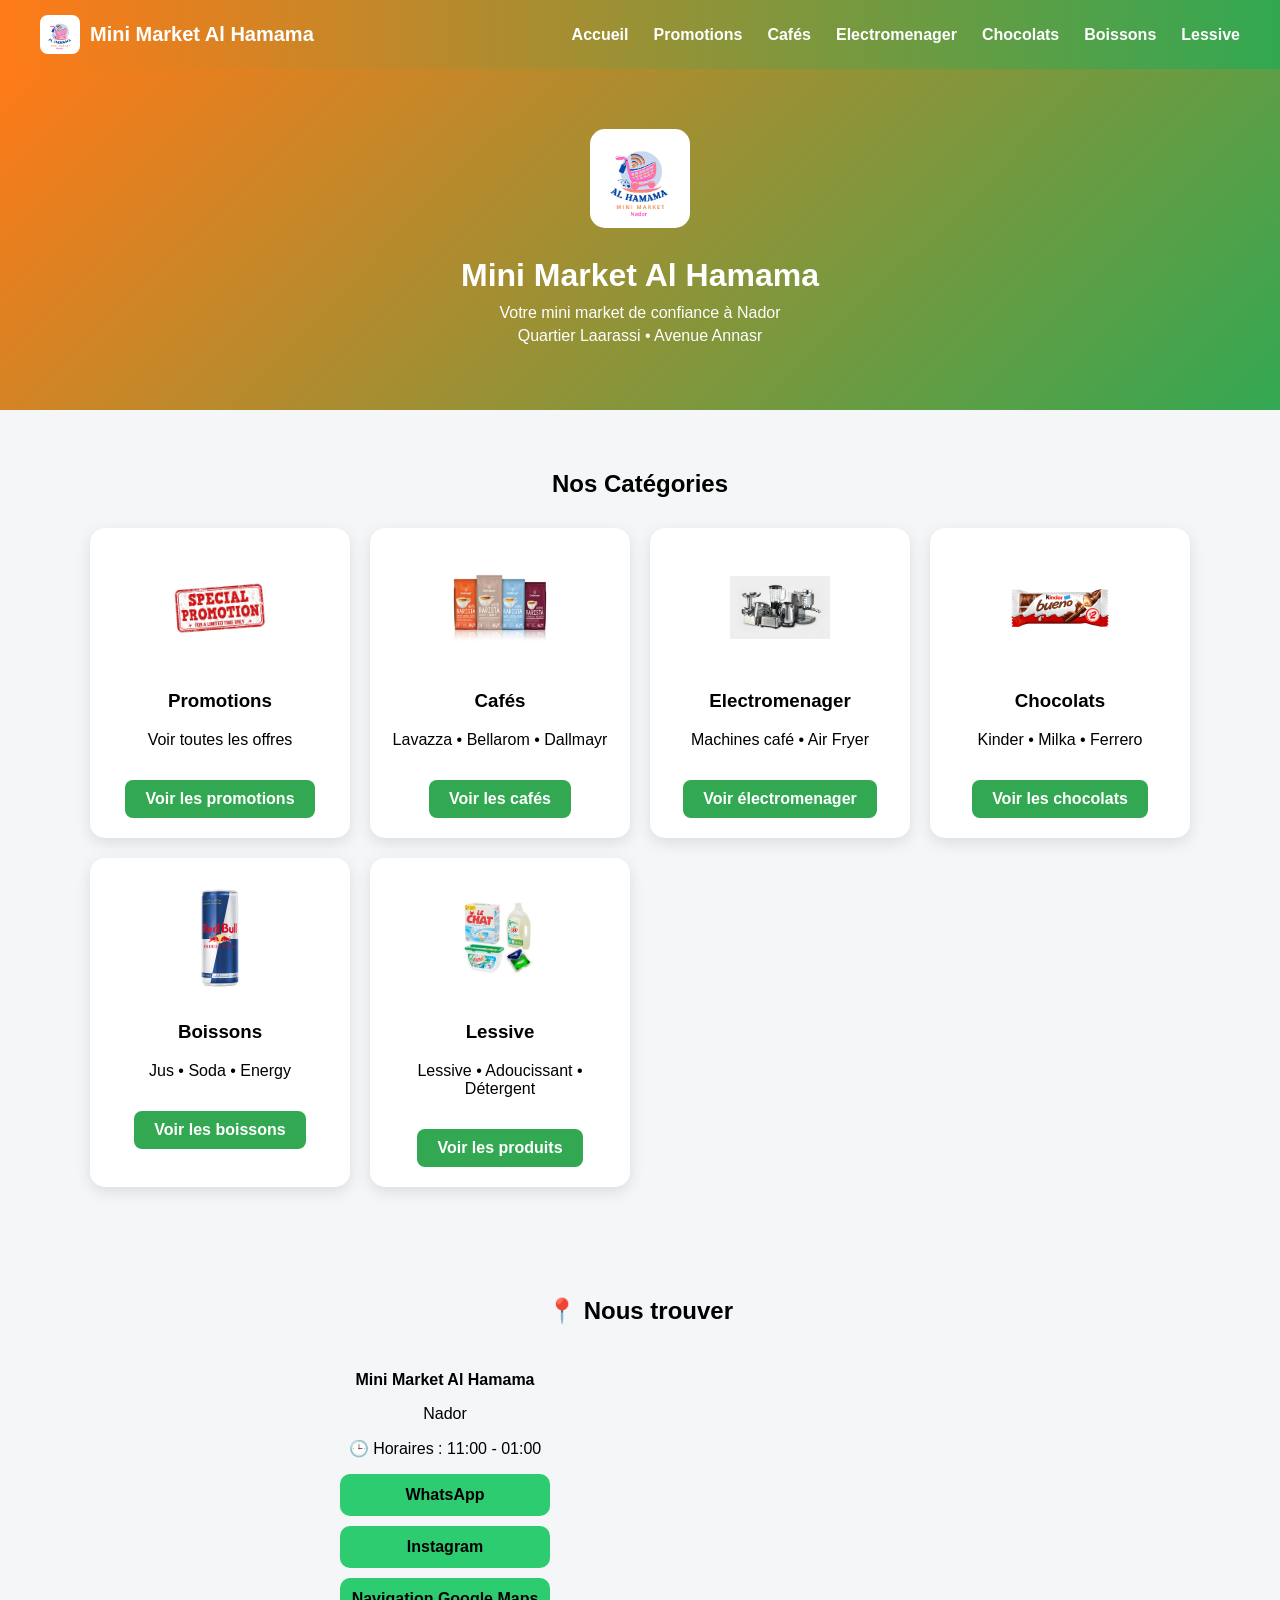
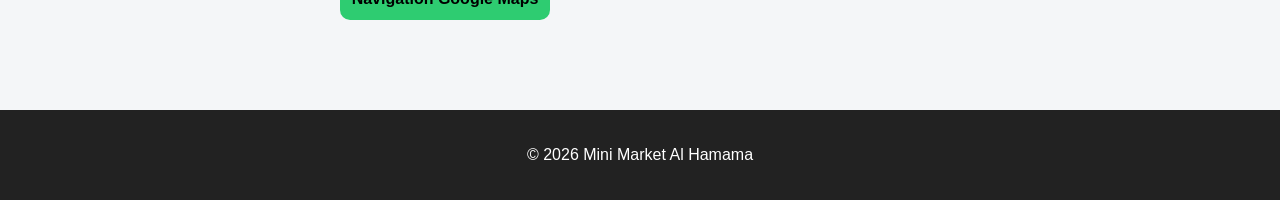
<file: index.html>
<!DOCTYPE html>
<html lang="fr">

<head>

<meta charset="UTF-8">
<meta name="viewport" content="width=device-width, initial-scale=1.0">

<title>Mini Market Al Hamama - Nador</title>

<meta name="description" content="Mini Market Al Hamama à Nador. Cafés Lavazza, chocolats, boissons et produits importés. Commander sur WhatsApp.">

<meta name="keywords" content="Mini Market Al Hamama, Nador, café Lavazza Nador, chocolats Nador, mini market Nador">

<style>

/* RESET */

body{
margin:0;
font-family:Arial, sans-serif;
background:#f4f6f8;
}


/* NAVBAR */

.navbar{
background:linear-gradient(90deg,#ff7a18,#32a852);
padding:15px;
position:sticky;
top:0;
z-index:999;
}

.nav-container{
display:flex;
justify-content:space-between;
align-items:center;
max-width:1200px;
margin:auto;
}

.logo{
display:flex;
align-items:center;
gap:10px;
color:white;
font-weight:bold;
font-size:20px;
}

.logo img{
width:40px;
border-radius:8px;
}

.nav-links{
list-style:none;
display:flex;
gap:25px;
margin:0;
padding:0;
}

.nav-links a{
color:white;
text-decoration:none;
font-weight:bold;
transition:0.3s;
}

.nav-links a:hover{
opacity:0.7;
}


/* HERO */

.hero{
background:linear-gradient(135deg,#ff7a18,#32a852);
color:white;
text-align:center;
padding:60px 20px;
animation:fadeIn 1s ease;
}

.hero img{
width:100px;
border-radius:15px;
margin-bottom:15px;
}

.hero h1{
margin:10px 0;
}

.hero p{
margin:5px 0;
}


/* CATEGORIES */

.section{
padding:40px 20px;
text-align:center;
}

.section h2{
margin-bottom:30px;
}

.categories{
display:grid;
grid-template-columns:repeat(auto-fit,minmax(220px,1fr));
gap:20px;
max-width:1100px;
margin:auto;
}

.card{
background:white;
padding:20px;
border-radius:15px;
box-shadow:0 5px 15px rgba(0,0,0,0.1);
transition:0.3s;
}

.card:hover{
transform:translateY(-5px);
}

.card img{
width:100px;
height:120px;
object-fit:contain;
}

.btn{
display:inline-block;
margin-top:15px;
padding:10px 20px;
background:#32a852;
color:white;
text-decoration:none;
border-radius:8px;
font-weight:bold;
}


/* CONTACT */

.contact{
padding:50px 20px;
text-align:center;
background:#f4f6f8;
}

.contact-container{
display:flex;
flex-wrap:wrap;
justify-content:center;
gap:40px;
margin-top:30px;
}

.contact-info{
max-width:300px;
}

.contact-btn{
display:block;
background:#2ecc71;
color:black;
padding:12px;
margin-top:10px;
text-decoration:none;
border-radius:10px;
font-weight:bold;
}


/* FOOTER */

footer{
background:#222;
color:white;
text-align:center;
padding:20px;
margin-top:40px;
}


/* ANIMATION */

@keyframes fadeIn{
from{
opacity:0;
transform:translateY(20px);
}
to{
opacity:1;
transform:translateY(0);
}
}

</style>

</head>


<body>


<!-- NAVBAR -->

<nav class="navbar">

<div class="nav-container">

<div class="logo">
<img src="logo.png">
Mini Market Al Hamama
</div>

<ul class="nav-links">

<li><a href="index.html">Accueil</a></li>

<li><a href="promotions.html">Promotions</a></li>

<li><a href="cafes.html">Cafés</a></li>

<li><a href="electromenager.html">Electromenager</a></li>

<li><a href="chocolats.html">Chocolats</a></li>

<li><a href="boissons.html">Boissons</a></li>
  
<li><a href="nettoyage.html">Lessive</a></li>
  
</ul>

</div>

</nav>


<!-- HERO -->

<div class="hero">

<img src="logo.png">

<h1>Mini Market Al Hamama</h1>

<p>Votre mini market de confiance à Nador</p>

<p>Quartier Laarassi • Avenue Annasr</p>

</div>


<!-- CATEGORIES -->

<div class="section">

<h2>Nos Catégories</h2>

<div class="categories">


<!-- PROMOTIONS -->

<div class="card">

<img src="promo.jpg">

<h3>Promotions</h3>

<p>Voir toutes les offres</p>

<a href="promotions.html" class="btn">
Voir les promotions
</a>

</div>


<!-- CAFES -->

<div class="card">

<img src="cafes.jpg">

<h3>Cafés</h3>

<p>Lavazza • Bellarom • Dallmayr</p>

<a href="cafes.html" class="btn">
Voir les cafés
</a>

</div>


<!-- ELECTROMENAGER -->

<div class="card">

<img src="electromenager.jpg">

<h3>Electromenager</h3>

<p>Machines café • Air Fryer</p>

<a href="electromenager.html" class="btn">
Voir électromenager
</a>

</div>


<!-- CHOCOLATS -->

<div class="card">

<img src="kinder-bueno.jpg">

<h3>Chocolats</h3>

<p>Kinder • Milka • Ferrero</p>

<a href="chocolats.html" class="btn">
Voir les chocolats
</a>

</div>


<!-- BOISSONS -->

<div class="card">

<img src="redbull.jpg">

<h3>Boissons</h3>

<p>Jus • Soda • Energy</p>

<a href="boissons.html" class="btn">
Voir les boissons
</a>

</div>
<div class="card">

<img src="lessive.jpg">

<h3>Lessive</h3>

<p>Lessive • Adoucissant • Détergent</p>

<a href="nettoyage.html" class="btn">
Voir les produits
</a>

</div>

</div>

</div>


<!-- CONTACT -->

<section class="contact">

<h2>📍 Nous trouver</h2>

<div class="contact-container">

<div class="contact-info">

<p><b>Mini Market Al Hamama</b></p>

<p>Nador</p>

<p>🕒 Horaires : 11:00 - 01:00</p>

<a href="https://wa.me/212652243366" class="contact-btn">
WhatsApp
</a>

<a href="https://www.instagram.com/market_al_hamama?igsh=ZG90cmwxNWRjYzk=" class="contact-btn">
Instagram
</a>

<a href="https://maps.google.com/?q=Mini+Market+Al+Hamama+Nador" class="contact-btn">
Navigation Google Maps
</a>

</div>

<div class="contact-map">

<iframe
src="https://www.google.com/maps?q=Mini+Market+Al+Hamama+Nador&output=embed"
width="350"
height="250"
style="border:0;border-radius:12px;"
allowfullscreen=""
loading="lazy">
</iframe>

</div>

</div>

</section>


<footer>

<p>© 2026 Mini Market Al Hamama</p>

</footer>


</body>
</html>
</file>
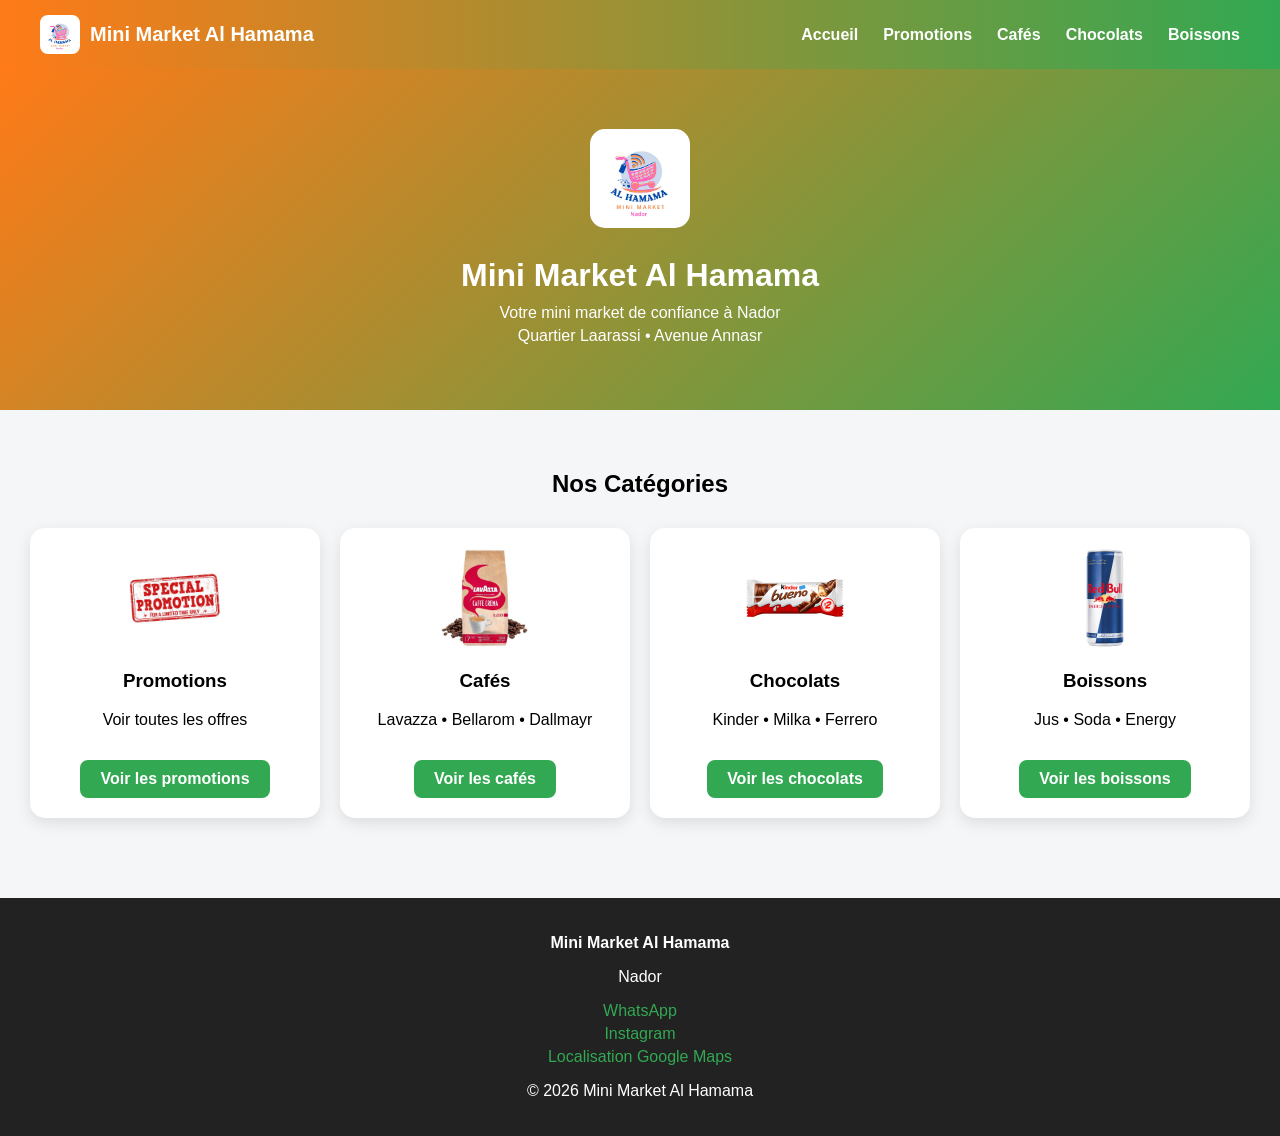
<file: site web alhamama/index.html>
<!DOCTYPE html>
<html lang="fr">
<head>
<meta charset="UTF-8">
<meta name="viewport" content="width=device-width, initial-scale=1.0">

<title>Mini Market Al Hamama</title>

<style>

/* RESET */

body{
margin:0;
font-family:Arial, sans-serif;
background:#f4f6f8;
}


/* NAVBAR */

.navbar{
background:linear-gradient(90deg,#ff7a18,#32a852);
padding:15px;
position:sticky;
top:0;
z-index:999;
}

.nav-container{
display:flex;
justify-content:space-between;
align-items:center;
max-width:1200px;
margin:auto;
}

.logo{
display:flex;
align-items:center;
gap:10px;
color:white;
font-weight:bold;
font-size:20px;
}

.logo img{
width:40px;
border-radius:8px;
}

.nav-links{
list-style:none;
display:flex;
gap:25px;
margin:0;
padding:0;
}

.nav-links a{
color:white;
text-decoration:none;
font-weight:bold;
transition:0.3s;
}

.nav-links a:hover{
opacity:0.7;
}


/* HERO */

.hero{
background:linear-gradient(135deg,#ff7a18,#32a852);
color:white;
text-align:center;
padding:60px 20px;
animation:fadeIn 1s ease;
}

.hero img{
width:100px;
border-radius:15px;
margin-bottom:15px;
}

.hero h1{
margin:10px 0;
}

.hero p{
margin:5px 0;
}


/* CATEGORIES */

.section{
padding:40px 20px;
text-align:center;
}

.section h2{
margin-bottom:30px;
}

.cards{
display:flex;
justify-content:center;
flex-wrap:wrap;
gap:20px;
}

.card{
background:white;
padding:20px;
border-radius:15px;
width:250px;
box-shadow:0 5px 15px rgba(0,0,0,0.1);
transition:0.3s;
}

.card:hover{
transform:translateY(-5px);
}

.card img{
width:100px;
}

.btn{
display:inline-block;
margin-top:15px;
padding:10px 20px;
background:#32a852;
color:white;
text-decoration:none;
border-radius:8px;
font-weight:bold;
}


/* FOOTER */

footer{
background:#222;
color:white;
text-align:center;
padding:20px;
margin-top:40px;
}

footer a{
color:#32a852;
text-decoration:none;
display:block;
margin:5px;
}


/* ANIMATION */

@keyframes fadeIn{
from{
opacity:0;
transform:translateY(20px);
}
to{
opacity:1;
transform:translateY(0);
}
}

</style>

</head>
<body>


<!-- NAVBAR -->

<nav class="navbar">

<div class="nav-container">

<div class="logo">
<img src="logo.png">
Mini Market Al Hamama
</div>

<ul class="nav-links">

<li><a href="index.html">Accueil</a></li>

<li><a href="promotions.html">Promotions</a></li>

<li><a href="cafes.html">Cafés</a></li>

<li><a href="chocolats.html">Chocolats</a></li>

<li><a href="boissons.html">Boissons</a></li>

</ul>

</div>

</nav>


<!-- HERO -->

<div class="hero">

<img src="logo.png">

<h1>Mini Market Al Hamama</h1>

<p>Votre mini market de confiance à Nador</p>

<p>Quartier Laarassi • Avenue Annasr</p>

</div>


<!-- CATEGORIES -->

<div class="section">

<h2>Nos Catégories</h2>

<div class="cards">


<!-- PROMOTIONS -->

<div class="card">

<img src="promo.jpg">

<h3>Promotions</h3>

<p>Voir toutes les offres</p>

<a href="promotions.html" class="btn">
Voir les promotions
</a>

</div>


<!-- CAFES -->

<div class="card">

<img src="lavazza-crema.jpg">

<h3>Cafés</h3>

<p>Lavazza • Bellarom • Dallmayr</p>

<a href="cafes.html" class="btn">
Voir les cafés
</a>

</div>


<!-- CHOCOLATS -->

<div class="card">

<img src="kinder-bueno.jpg">

<h3>Chocolats</h3>

<p>Kinder • Milka • Ferrero</p>

<a href="chocolats.html" class="btn">
Voir les chocolats
</a>

</div>


<!-- BOISSONS -->

<div class="card">

<img src="redbull.jpg">

<h3>Boissons</h3>

<p>Jus • Soda • Energy</p>

<a href="boissons.html" class="btn">
Voir les boissons
</a>

</div>


</div>

</div>


<!-- FOOTER -->

<footer>

<p><b>Mini Market Al Hamama</b></p>

<p>Nador</p>

<a href="https://wa.me/212652243366">
WhatsApp
</a>

<a href="#">
Instagram
</a>

<a href="https://maps.google.com">
Localisation Google Maps
</a>

<p>© 2026 Mini Market Al Hamama</p>

</footer>


</body>
</html>
</file>
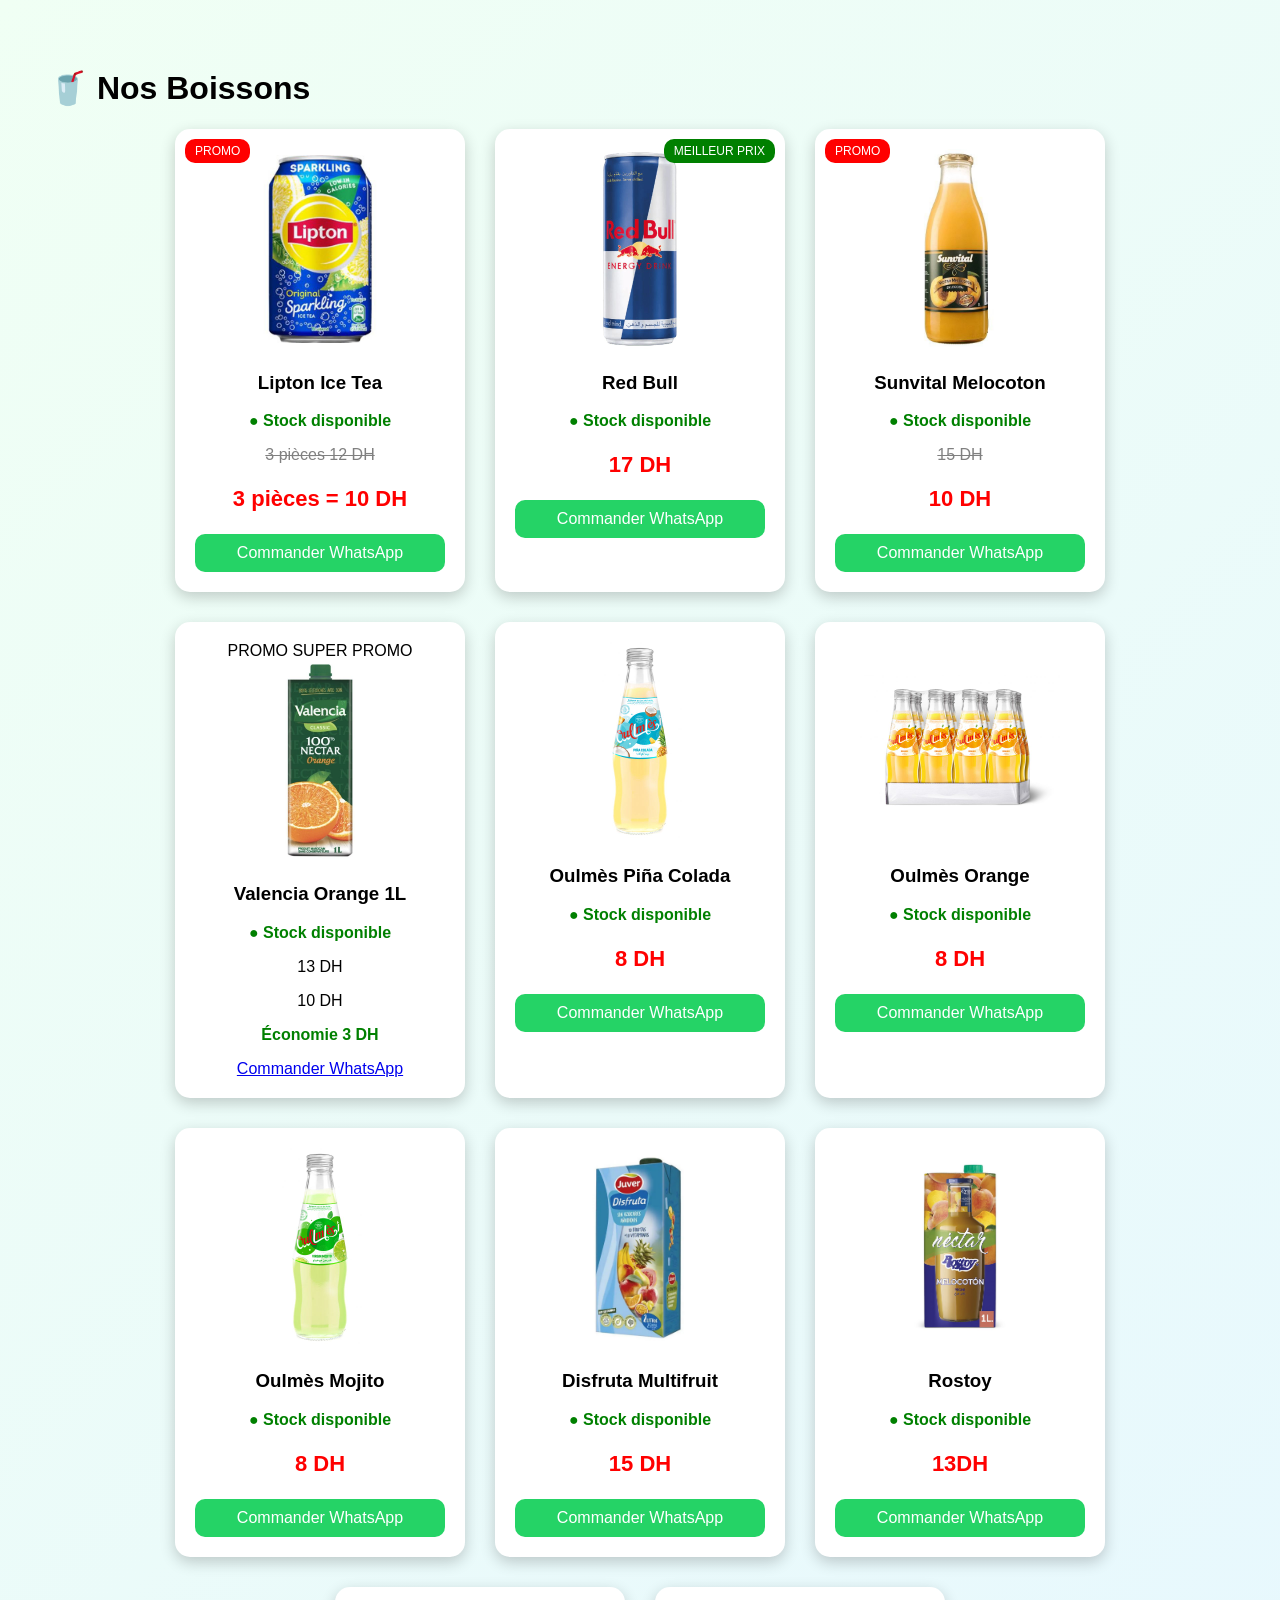
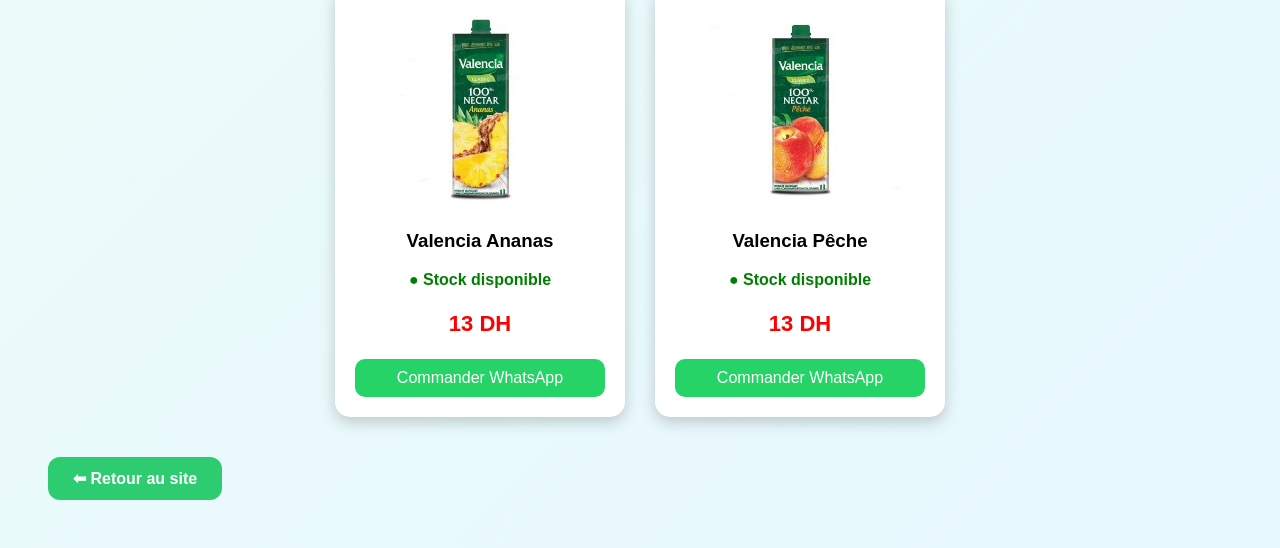
<file: boissons.html>
<!DOCTYPE html>
<html lang="fr">
<head>
<meta charset="UTF-8">
<title>Nos Boissons - Mini Market Al Hamama</title>

<style>

body{
font-family:Arial;
background:linear-gradient(135deg,#f0fff4,#e6f7ff);
padding:40px;
}

.products{
display:flex;
flex-wrap:wrap;
gap:30px;
justify-content:center;
}

.card{
background:white;
width:250px;
padding:20px;
border-radius:15px;
box-shadow:0 5px 15px rgba(0,0,0,0.2);
text-align:center;
position:relative;
}

.card img{
width:100%;
height:200px;
object-fit:contain;
transition:0.3s;
}

.card:hover img{
transform:scale(1.3);
}
.price{
color:red;
font-size:22px;
font-weight:bold;
}

.old{
text-decoration:line-through;
color:gray;
}

.stock{
color:green;
font-weight:bold;
}

.promo{
position:absolute;
top:10px;
left:10px;
background:red;
color:white;
padding:5px 10px;
border-radius:10px;
font-size:12px;
}

.best{
position:absolute;
top:10px;
right:10px;
background:green;
color:white;
padding:5px 10px;
border-radius:10px;
font-size:12px;
}

.whatsapp{
background:#25D366;
color:white;
padding:10px;
display:block;
margin-top:10px;
text-decoration:none;
border-radius:10px;
}
.back{
display:inline-block;
margin-top:40px;
background:#2ecc71;
color:white;
padding:12px 25px;
border-radius:12px;
text-decoration:none;
font-weight:bold;
transition:0.3s;
}

.back:hover{
background:#27ae60;
transform:scale(1.05);
}
</style>

</head>

<body>

<h1>🥤 Nos Boissons</h1>

<div class="products">

<!-- Lipton -->
<div class="card">
<div class="promo">PROMO</div>

<img src="lipton-sparkling.jpg">

<h3>Lipton Ice Tea</h3>

<p class="stock">● Stock disponible</p>

<p class="old">3 pièces 12 DH</p>
<p class="price">3 pièces = 10 DH</p>

<a class="whatsapp"
href="https://wa.me/212652243366?text=Bonjour je veux Lipton Ice Tea">
Commander WhatsApp
</a>

</div>


<!-- Red Bull -->
<div class="card">
<div class="best">MEILLEUR PRIX</div>

<img src="redbull.jpg">

<h3>Red Bull</h3>

<p class="stock">● Stock disponible</p>

<p class="price">17 DH</p>

<a class="whatsapp"
href="https://wa.me/212652243366?text=Bonjour je veux Red Bull">
Commander WhatsApp
</a>

</div>

<!-- Sunvital -->
<div class="card">
<div class="promo">PROMO</div>

<img src="sunvital.jpg">

<h3>Sunvital Melocoton</h3>

<p class="stock">● Stock disponible</p>

<p class="old">15 DH</p>
<p class="price">10 DH</p>

<a class="whatsapp"
href="https://wa.me/212652243366?text=Bonjour je veux Sunvital Melocoton">
Commander WhatsApp
</a>

</div>
<!-- valencia -->

<div class="card">
<span class="badge">PROMO</span>
<span class="super-badge">SUPER PROMO</span>

<img src="valencia-orange.jpg">

<h3>Valencia Orange 1L</h3>
<p class="stock">● Stock disponible</p>

<p class="old-price">13 DH</p>
<p class="new-price">10 DH</p>

<p style="color:green;font-weight:bold;">Économie 3 DH</p>

<a href="https://wa.me/212652243366?text=Je veux valencia en promo" class="btn">
Commander WhatsApp
</a>
</div>  
<!-- Oulmès Piña Colada -->
<div class="card">

<img src="oulmes-pina-colada.jpg">

<h3>Oulmès Piña Colada</h3>

<p class="stock">● Stock disponible</p>

<p class="price">8 DH</p>

<a class="whatsapp"
href="https://wa.me/212652243366?text=Bonjour je veux Oulmès Piña Colada">
Commander WhatsApp
</a>

</div>

<!-- Oulmès pprange -->
<div class="card">

<img src="oulmes-orange.jpg">

<h3>Oulmès Orange</h3>

<p class="stock">● Stock disponible</p>

<p class="price">8 DH</p>

<a class="whatsapp"
href="https://wa.me/212652243366?text=Bonjour je veux Oulmès Orange">
Commander WhatsApp
</a>

</div>

<!-- Oulmès Mojito -->
<div class="card">

<img src="oulmes-mojito.jpg">

<h3>Oulmès Mojito</h3>

<p class="stock">● Stock disponible</p>

<p class="price">8 DH</p>

<a class="whatsapp"
href="https://wa.me/212652243366?text=Bonjour je veux Oulmès Mojito">
Commander WhatsApp
</a>

</div>
<!-- Disfruta -->
<div class="card">

<img src="juver-multifruit.jpg">

<h3>Disfruta Multifruit</h3>

<p class="stock">● Stock disponible</p>

<p class="price">15 DH</p>

<a class="whatsapp"
href="https://wa.me/212652243366?text=Bonjour je veux Disfruta Multifruit">
Commander WhatsApp
</a>

</div>

<!-- Rostoy -->
<div class="card">

<img src="rostoy.jpg">

<h3>Rostoy</h3>

<p class="stock">● Stock disponible</p>

<p class="price">13DH</p>

<a class="whatsapp"
href="https://wa.me/212652243366?text=Bonjour je veux Rostoy">
Commander WhatsApp
</a>

</div>

<!-- Valencia Ananas -->
<div class="card">

<img src="valencia-ananas.jpg">

<h3>Valencia Ananas</h3>

<p class="stock">● Stock disponible</p>

<p class="price">13 DH</p>

<a class="whatsapp"
href="https://wa.me/212652243366?text=Bonjour je veux Valencia Ananas">
Commander WhatsApp
</a>

</div>


<!-- Valencia Pêche -->
<div class="card">

<img src="valencia-peche.jpg">

<h3>Valencia Pêche</h3>

<p class="stock">● Stock disponible</p>

<p class="price">13 DH</p>

<a class="whatsapp"
href="https://wa.me/212652243366?text=Bonjour je veux Valencia Pêche">
Commander WhatsApp
</a>

</div>


</div>
<a href="index.html" class="back">⬅ Retour au site</a>
</body>
</html>
</file>
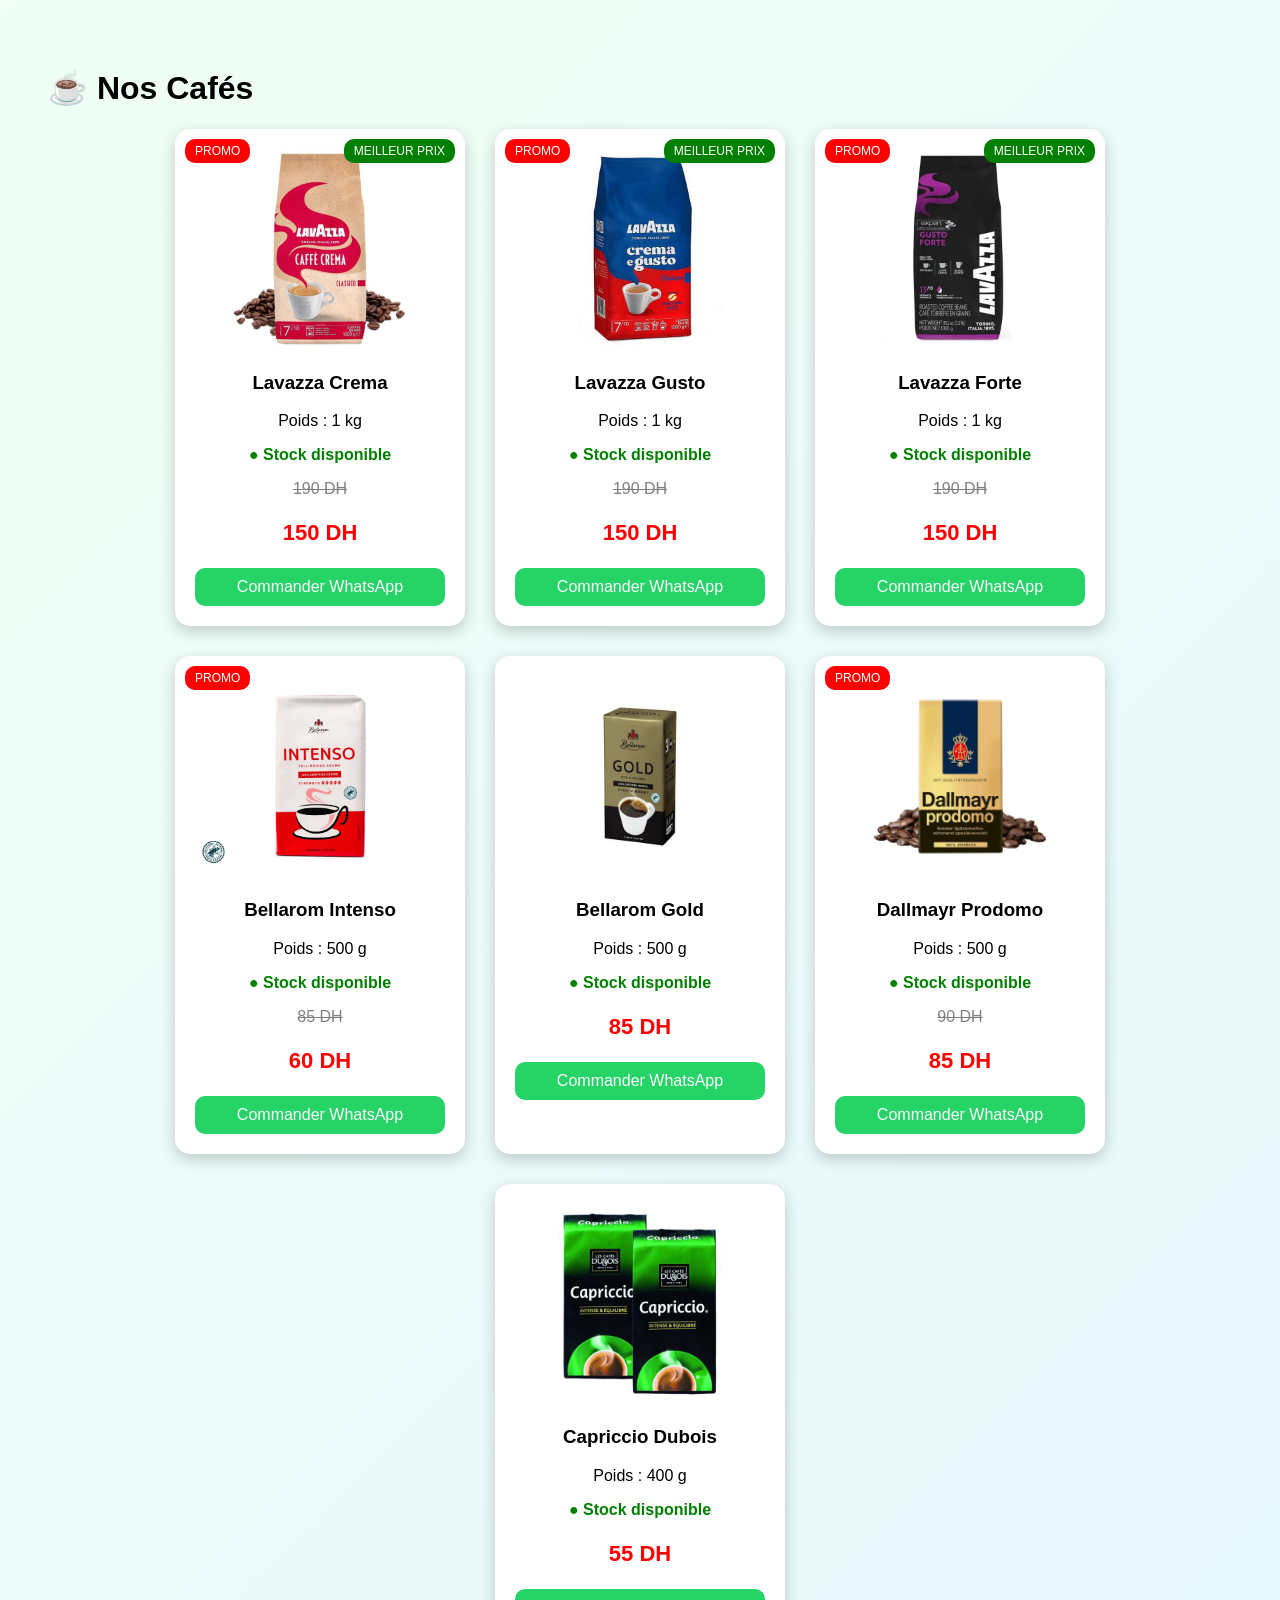
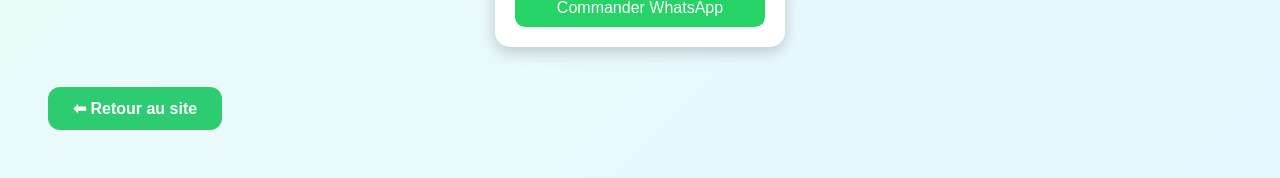
<file: cafes.html>
<!DOCTYPE html>
<html lang="fr">
<head>
<meta charset="UTF-8">
<title>Nos Cafés - Mini Market Al Hamama</title>

<style>

body{
font-family:Arial;
background:linear-gradient(135deg,#f0fff4,#e6f7ff);
padding:40px;
}

.products{
display:flex;
flex-wrap:wrap;
gap:30px;
justify-content:center;
}

.card{
background:white;
width:250px;
padding:20px;
border-radius:15px;
box-shadow:0 5px 15px rgba(0,0,0,0.2);
text-align:center;
position:relative;
transition:0.3s;
}

.card:hover img{
transform:scale(1.3);
}
.card img{
width:100%;
height:200px;
object-fit:contain;
}

.price{
color:red;
font-size:22px;
font-weight:bold;
}

.old{
text-decoration:line-through;
color:gray;
}

.stock{
color:green;
font-weight:bold;
}

.promo{
position:absolute;
top:10px;
left:10px;
background:red;
color:white;
padding:5px 10px;
border-radius:10px;
font-size:12px;
}

.best{
position:absolute;
top:10px;
right:10px;
background:green;
color:white;
padding:5px 10px;
border-radius:10px;
font-size:12px;
}

.whatsapp{
background:#25D366;
color:white;
padding:10px;
display:block;
margin-top:10px;
text-decoration:none;
border-radius:10px;
}
.back{
display:inline-block;
margin-top:40px;
background:#2ecc71;
color:white;
padding:12px 25px;
border-radius:12px;
text-decoration:none;
font-weight:bold;
transition:0.3s;
}

.back:hover{
background:#27ae60;
transform:scale(1.05);
}
</style>

</head>

<body>

<h1>☕ Nos Cafés</h1>

<div class="products">

<!-- Lavazza Crema -->
<div class="card">
<div class="promo">PROMO</div>
<div class="best">MEILLEUR PRIX</div>

<img src="lavazza-crema.jpg">

<h3>Lavazza Crema</h3>

<p>Poids : 1 kg</p>

<p class="stock">● Stock disponible</p>

<p class="old">190 DH</p>
<p class="price">150 DH</p>

<a class="whatsapp"
href="https://wa.me/212652243366?text=Bonjour je veux Lavazza Crema 1kg">
Commander WhatsApp
</a>

</div>

<!-- Lavazza Gusto -->
<div class="card">
<div class="promo">PROMO</div>
<div class="best">MEILLEUR PRIX</div>

<img src="lavazza-gusto.jpg">

<h3>Lavazza Gusto</h3>

<p>Poids : 1 kg</p>

<p class="stock">● Stock disponible</p>

<p class="old">190 DH</p>
<p class="price">150 DH</p>

<a class="whatsapp"
href="https://wa.me/212652243366?text=Bonjour je veux Lavazza Gusto 1kg">
Commander WhatsApp
</a>

</div>

<!-- Lavazza Forte -->
<div class="card">
<div class="promo">PROMO</div>
<div class="best">MEILLEUR PRIX</div>

<img src="lavazza-forte.jpg">

<h3>Lavazza Forte</h3>

<p>Poids : 1 kg</p>

<p class="stock">● Stock disponible</p>

<p class="old">190 DH</p>
<p class="price">150 DH</p>

<a class="whatsapp"
href="https://wa.me/212652243366?text=Bonjour je veux Lavazza Forte 1kg">
Commander WhatsApp
</a>

</div>

<!-- Bellarom Intenso -->
<div class="card">
<div class="promo">PROMO</div>

<img src="bellarom-intenso.jpg">

<h3>Bellarom Intenso</h3>

<p>Poids : 500 g</p>

<p class="stock">● Stock disponible</p>

<p class="old">85 DH</p>
<p class="price">60 DH</p>

<a class="whatsapp"
href="https://wa.me/212652243366?text=Bonjour je veux Bellarom Intenso">
Commander WhatsApp
</a>

</div>

<!-- Bellarom Gold -->
<div class="card">

<img src="bellarom-gold.jpg">

<h3>Bellarom Gold</h3>

<p>Poids : 500 g</p>

<p class="stock">● Stock disponible</p>

<p class="price">85 DH</p>

<a class="whatsapp"
href="https://wa.me/212652243366?text=Bonjour je veux Bellarom Gold">
Commander WhatsApp
</a>

</div>

<!-- Dallmayr -->
<div class="card">
<div class="promo">PROMO</div>

<img src="dallmayr-prodomo.jpg">

<h3>Dallmayr Prodomo</h3>

<p>Poids : 500 g</p>

<p class="stock">● Stock disponible</p>

<p class="old">90 DH</p>
<p class="price">85 DH</p>

<a class="whatsapp"
href="https://wa.me/212652243366?text=Bonjour je veux Dallmayr">
Commander WhatsApp
</a>

</div>

<!-- Capriccio -->
<div class="card">

<img src="capriccio-dubois.jpg">

<h3>Capriccio Dubois</h3>

<p>Poids : 400 g</p>

<p class="stock">● Stock disponible</p>

<p class="price">55 DH</p>

<a class="whatsapp"
href="https://wa.me/212652243366?text=Bonjour je veux Capriccio">
Commander WhatsApp
</a>

</div>

</div>
<a href="index.html" class="back">⬅ Retour au site</a>
</body>

</html>
</file>
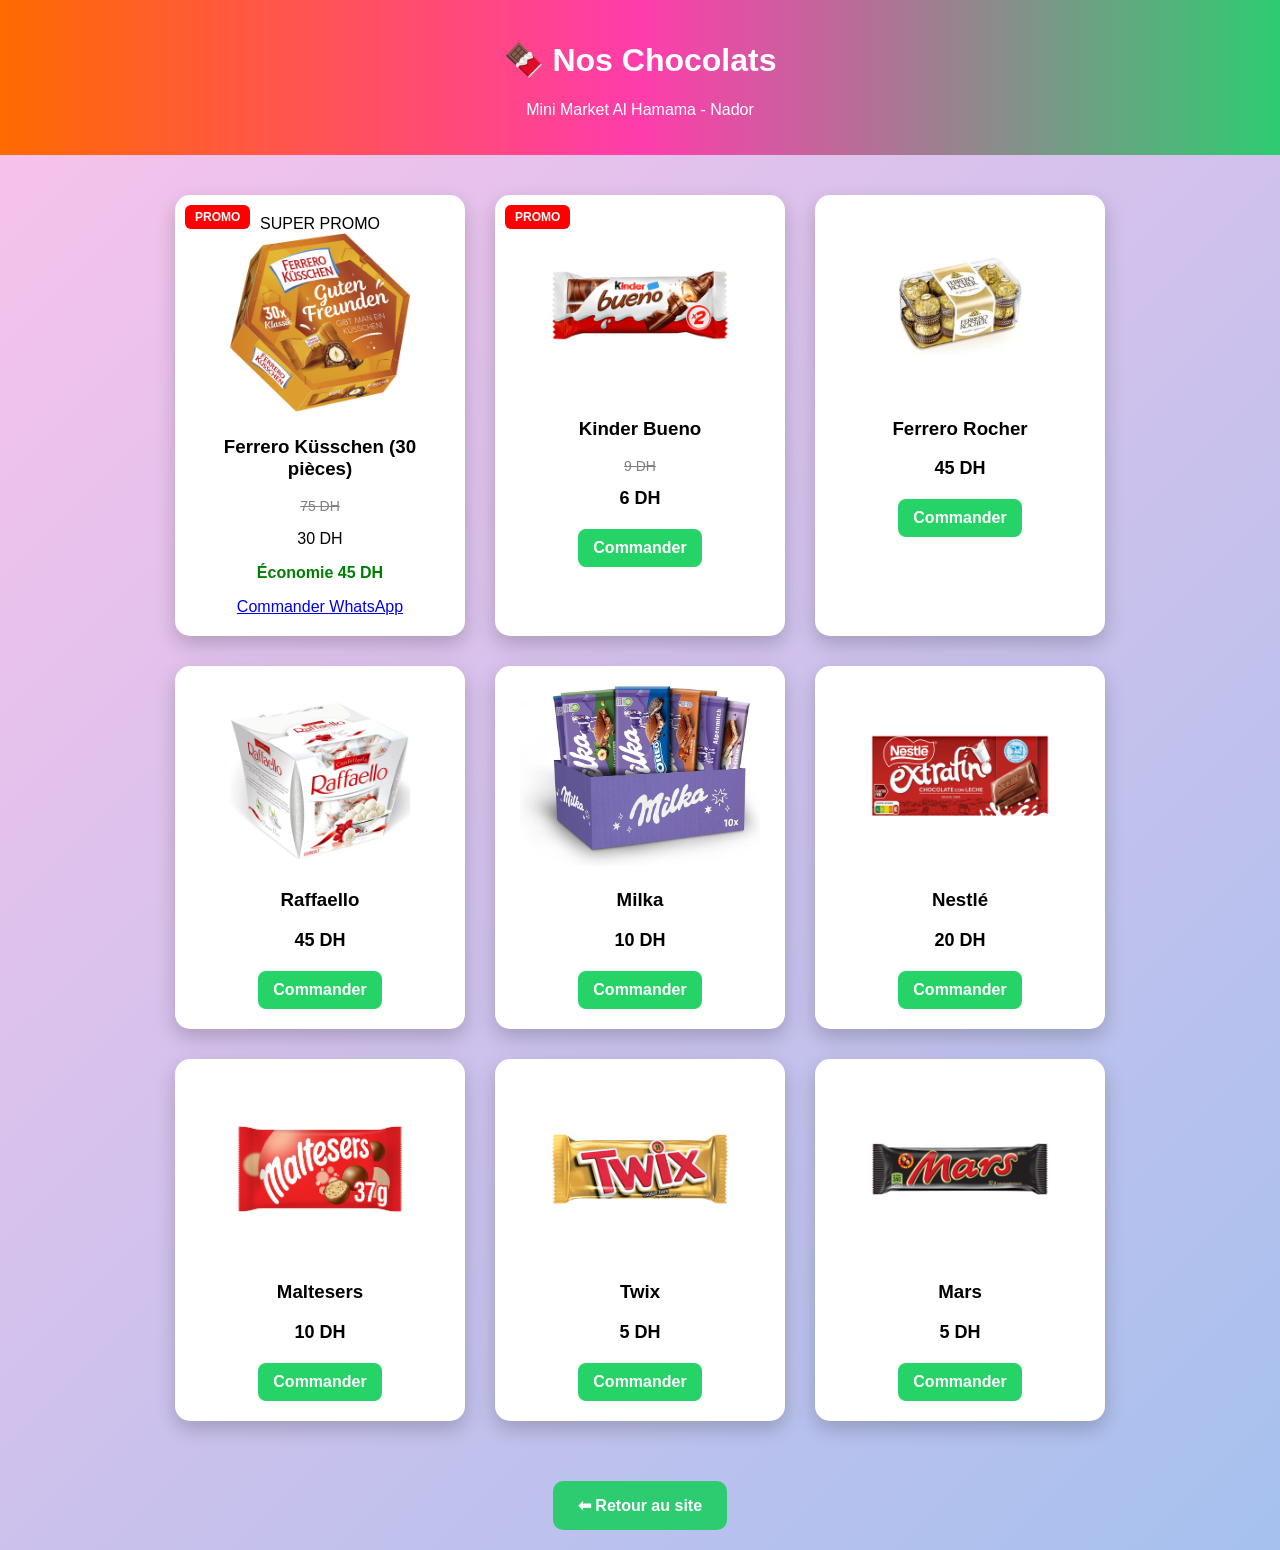
<file: chocolats.html>
<!DOCTYPE html>
<html lang="fr">
<head>
<meta charset="UTF-8">
<title>Nos Chocolats - Mini Market Al Hamama</title>

<style>

body{
font-family: Arial;
margin:0;
background: linear-gradient(135deg,#fbc2eb,#a6c1ee);
text-align:center;
}

header{
background: linear-gradient(90deg,#ff6a00,#ff3cac,#2ecc71);
color:white;
padding:20px;
}

.products{
display:flex;
flex-wrap:wrap;
justify-content:center;
gap:30px;
padding:40px;
}

.card{
background:white;
padding:20px;
border-radius:15px;
box-shadow:0 8px 20px rgba(0,0,0,0.2);
width:250px;
transition:0.3s;
position:relative;
}

.card:hover{
transform:scale(1.05);
}

.card img{
width:100%;
height:180px;
object-fit:contain;
border-radius:10px;
}

/* PROMO BADGE */

.badge{
position:absolute;
top:10px;
left:10px;
background:#ff0000;
color:white;
padding:5px 10px;
border-radius:6px;
font-size:12px;
font-weight:bold;
}

/* PRIX */

.price{
font-size:18px;
font-weight:bold;
margin:10px 0;
}

.old-price{
text-decoration:line-through;
color:gray;
font-size:14px;
}

/* BOUTON */

.whatsapp{
display:inline-block;
margin-top:10px;
padding:10px 15px;
background:#25D366;
color:white;
text-decoration:none;
border-radius:8px;
font-weight:bold;
}

.whatsapp:hover{
background:#1ebe5d;
}

.back{
display:inline-block;
margin:20px;
padding:15px 25px;
background:#2ecc71;
color:white;
text-decoration:none;
border-radius:10px;
font-weight:bold;
}

</style>

</head>

<body>

<header>
<h1>🍫 Nos Chocolats</h1>
<p>Mini Market Al Hamama - Nador</p>
</header>

<div class="products">
<!-- FERRERO -->

<div class="card">
<span class="badge">PROMO</span>
<span class="super-badge">SUPER PROMO</span>

<img src="ferrero-kusschen.jpg">

<h3>Ferrero Küsschen (30 pièces)</h3>

<p class="old-price">75 DH</p>
<p class="new-price">30 DH</p>

<p style="color:green;font-weight:bold;">Économie 45 DH</p>

<a href="https://wa.me/212652243366?text=Je veux Ferrero Küsschen en promo" class="btn">
Commander WhatsApp
</a>
</div>


<!-- KINDER BUENO PROMO -->

<div class="card">

<div class="badge">PROMO</div>

<img src="kinder-bueno.jpg">
<h3>Kinder Bueno</h3>

<p class="old-price">9 DH</p>
<p class="price">6 DH</p>

<a href="https://wa.me/212652243366?text=Bonjour, je veux commander Kinder Bueno" class="whatsapp">
Commander
</a>

</div>

<div class="card">
<img src="ferrero-rocher.jpg">
<h3>Ferrero Rocher</h3>
<p class="price">45 DH</p>
<a href="https://wa.me/212652243366?text=Bonjour, je veux commander Ferrero Rocher" class="whatsapp">
Commander
</a>
</div>

<div class="card">
<img src="raffaello.jpg">
<h3>Raffaello</h3>
<p class="price">45 DH</p>
<a href="https://wa.me/212652243366?text=Bonjour, je veux commander Raffaello" class="whatsapp">
Commander
</a>
</div>

<div class="card">
<img src="milka.jpg">
<h3>Milka</h3>
<p class="price">10 DH</p>
<a href="https://wa.me/212652243366?text=Bonjour, je veux commander Milka" class="whatsapp">
Commander
</a>
</div>

<div class="card">
<img src="nestle.jpg">
<h3>Nestlé</h3>
<p class="price">20 DH</p>
<a href="https://wa.me/212652243366?text=Bonjour, je veux commander Nestlé" class="whatsapp">
Commander
</a>
</div>

<div class="card">
<img src="maltesers.jpg">
<h3>Maltesers</h3>
<p class="price">10 DH</p>
<a href="https://wa.me/212652243366?text=Bonjour, je veux commander Maltesers" class="whatsapp">
Commander
</a>
</div>

<div class="card">
<img src="twix.jpg">
<h3>Twix</h3>
<p class="price">5 DH</p>
<a href="https://wa.me/212652243366?text=Bonjour, je veux commander Twix" class="whatsapp">
Commander
</a>
</div>

<div class="card">
<img src="mars.jpg">
<h3>Mars</h3>
<p class="price">5 DH</p>
<a href="https://wa.me/212652243366?text=Bonjour, je veux commander Mars" class="whatsapp">
Commander
</a>
</div>

</div>

<a href="index.html" class="back">⬅ Retour au site</a>

</body>
</html>
</file>
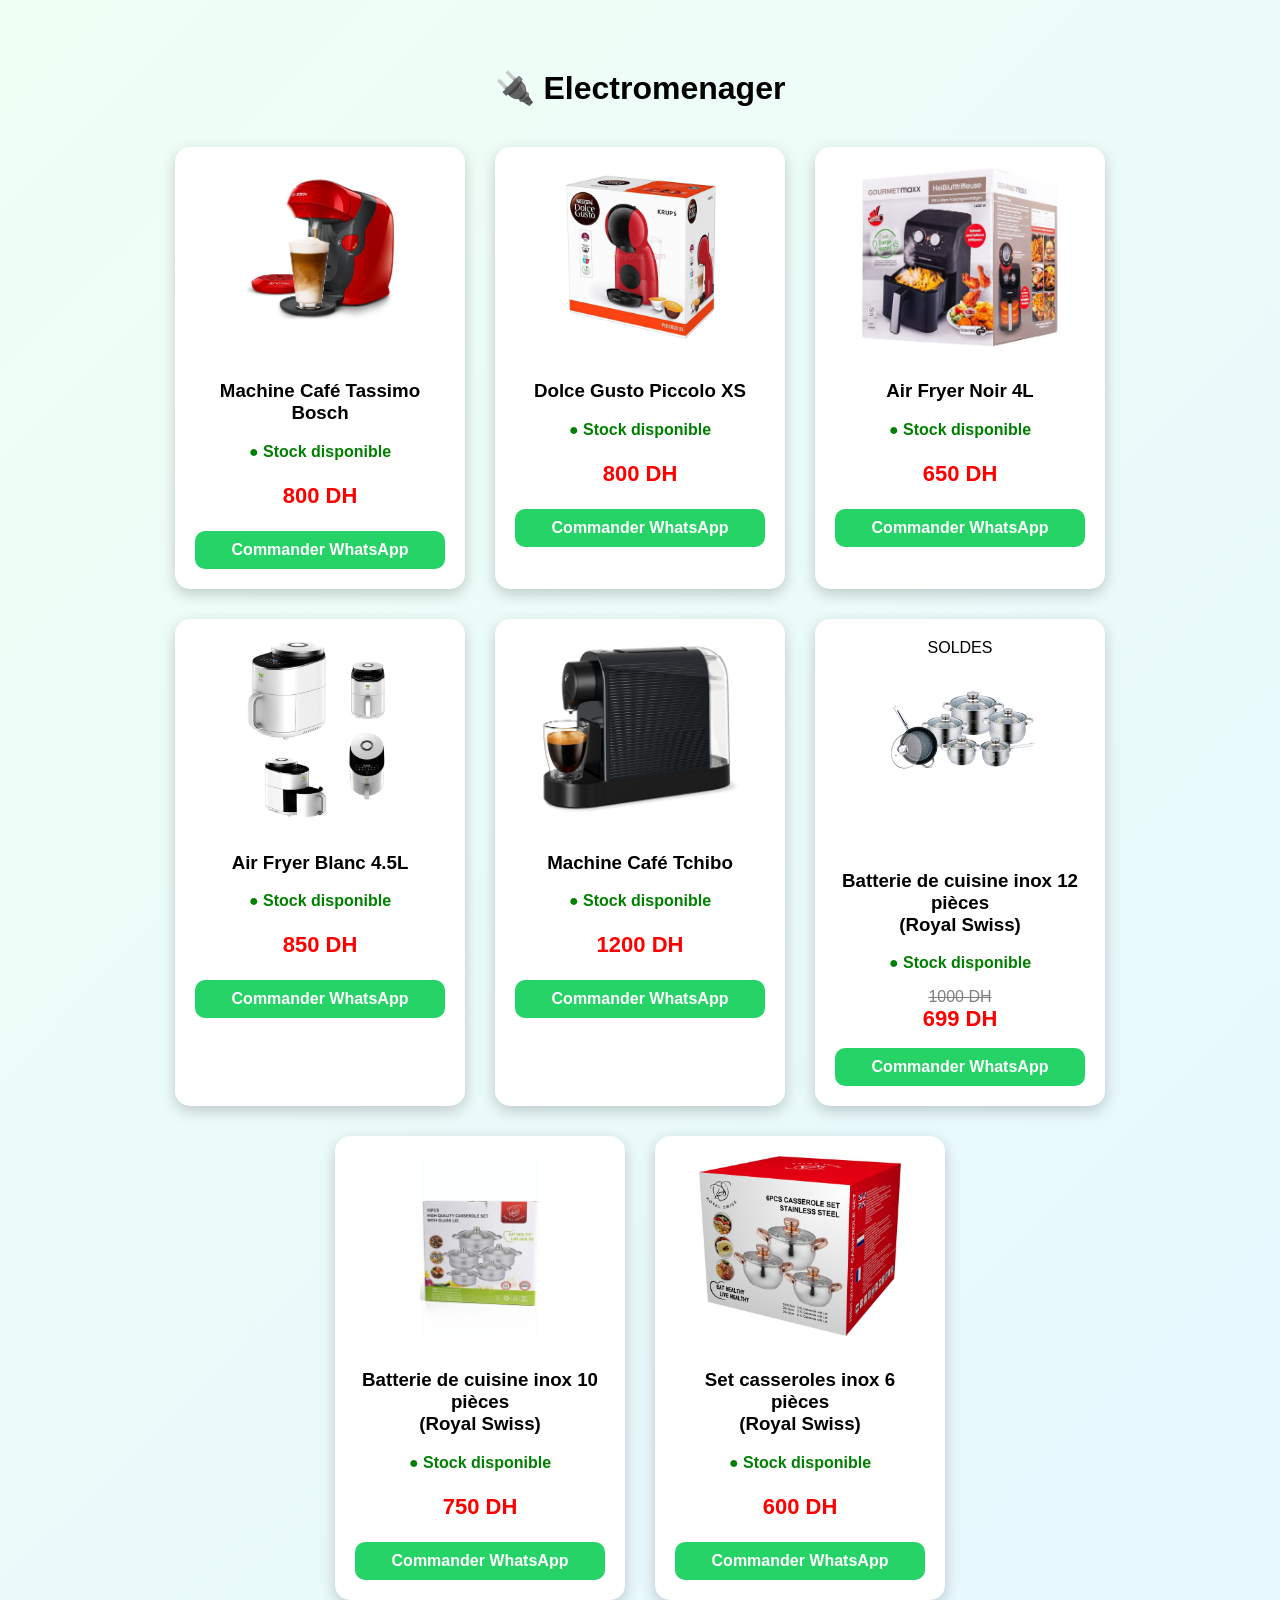
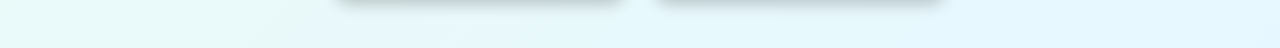
<file: electromenager.html>
<!DOCTYPE html>
<html lang="fr">
<head>
<meta charset="UTF-8">
<title>Electromenager - Mini Market Al Hamama</title>

<style>

body{
font-family:Arial;
background:linear-gradient(135deg,#f0fff4,#e6f7ff);
padding:40px;
text-align:center;
}

h1{
margin-bottom:40px;
}

/* PRODUITS */

.products{
display:flex;
flex-wrap:wrap;
gap:30px;
justify-content:center;
}

/* CARD PRODUIT */

.card{
background:white;
width:250px;
padding:20px;
border-radius:15px;
box-shadow:0 5px 15px rgba(0,0,0,0.2);
text-align:center;
transition:0.3s;
}

/* effet hover pro */

.card:hover{
transform:scale(1.05);
}

/* IMAGE */

.card img{
width:100%;
height:180px;
object-fit:contain;
margin-bottom:10px;
}

/* PRIX */

.price{
color:red;
font-size:22px;
font-weight:bold;
}

/* STOCK */

.stock{
color:green;
font-weight:bold;
}

/* BOUTON WHATSAPP */

.whatsapp{
background:#25D366;
color:white;
padding:10px;
display:block;
margin-top:10px;
text-decoration:none;
border-radius:10px;
font-weight:bold;
}

.whatsapp:hover{
background:#1ebe5d;
}
css:
.promo-badge{
background:red;
color:white;
font-size:12px;
padding:5px 10px;
border-radius:6px;
position:absolute;
top:10px;
left:10px;
font-weight:bold;
}

.old-price{
text-decoration:line-through;
color:gray;
font-size:16px;
}

.price{
color:red;
font-size:22px;
font-weight:bold;
}

.card{
position:relative;
}
</style>
</head>

<body>

<h1>🔌 Electromenager</h1>

<div class="products">

<!-- Tassimo -->
<div class="card">

<img src="tassimo.jpg">

<h3>Machine Café Tassimo Bosch</h3>

<p class="stock">● Stock disponible</p>

<p class="price">800 DH</p>

<a class="whatsapp"
href="https://wa.me/212652243366?text=Bonjour je veux la machine Tassimo">
Commander WhatsApp
</a>

</div>

<!-- Dolce Gusto -->
<div class="card">

<img src="dolce-gusto.jpg">

<h3>Dolce Gusto Piccolo XS</h3>

<p class="stock">● Stock disponible</p>

<p class="price">800 DH</p>

<a class="whatsapp"
href="https://wa.me/212652243366?text=Bonjour je veux la machine Dolce Gusto">
Commander WhatsApp
</a>

</div>

<!-- Airfryer Noir -->
<div class="card">

<img src="airfryer-noir.jpg">

<h3>Air Fryer Noir 4L</h3>

<p class="stock">● Stock disponible</p>

<p class="price">650 DH</p>

<a class="whatsapp"
href="https://wa.me/212652243366?text=Bonjour je veux Air Fryer Noir">
Commander WhatsApp
</a>

</div>

<!-- Airfryer Blanc -->
<div class="card">

<img src="airfryer-blanc.jpg">

<h3>Air Fryer Blanc 4.5L</h3>

<p class="stock">● Stock disponible</p>

<p class="price">850 DH</p>

<a class="whatsapp"
href="https://wa.me/212652243366?text=Bonjour je veux Air Fryer Blanc">
Commander WhatsApp
</a>

</div>

<!-- Machine Tchibo -->
<div class="card">

<img src="tchibo.jpg">

<h3>Machine Café Tchibo</h3>

<p class="stock">● Stock disponible</p>

<p class="price">1200 DH</p>

<a class="whatsapp"
href="https://wa.me/212652243366?text=Bonjour je veux la machine Tchibo">
Commander WhatsApp
</a>

</div>

<div class="card">

<div class="promo-badge">SOLDES</div>

<img src="batterie12.jpg">

<h3>Batterie de cuisine inox 12 pièces<br>(Royal Swiss)</h3>

<p class="stock">● Stock disponible</p>

<p>
<span class="old-price">1000 DH</span><br>
<span class="price">699 DH</span>
</p>

<a class="whatsapp"
href="https://wa.me/212652243366?text=Bonjour je veux Batterie de cuisine 12 pieces Royal Swiss">
Commander WhatsApp
</a>

</div>
<div class="card">

<img src="batterie10.jpg">

<h3>Batterie de cuisine inox 10 pièces<br>(Royal Swiss)</h3>

<p class="stock">● Stock disponible</p>

<p class="price">750 DH</p>

<a class="whatsapp"
href="https://wa.me/212652243366?text=Bonjour je veux Batterie de cuisine 10 pieces Royal Swiss">
Commander WhatsApp
</a>

</div>
<div class="card">

<img src="casserole6.jpg">

<h3>Set casseroles inox 6 pièces<br>(Royal Swiss)</h3>

<p class="stock">● Stock disponible</p>

<p class="price">600 DH</p>

<a class="whatsapp"
href="https://wa.me/212652243366?text=Bonjour je veux Set casseroles 6 pieces Royal Swiss">
Commander WhatsApp
</a>

</div>
</div>

</body>
</html>
</file>
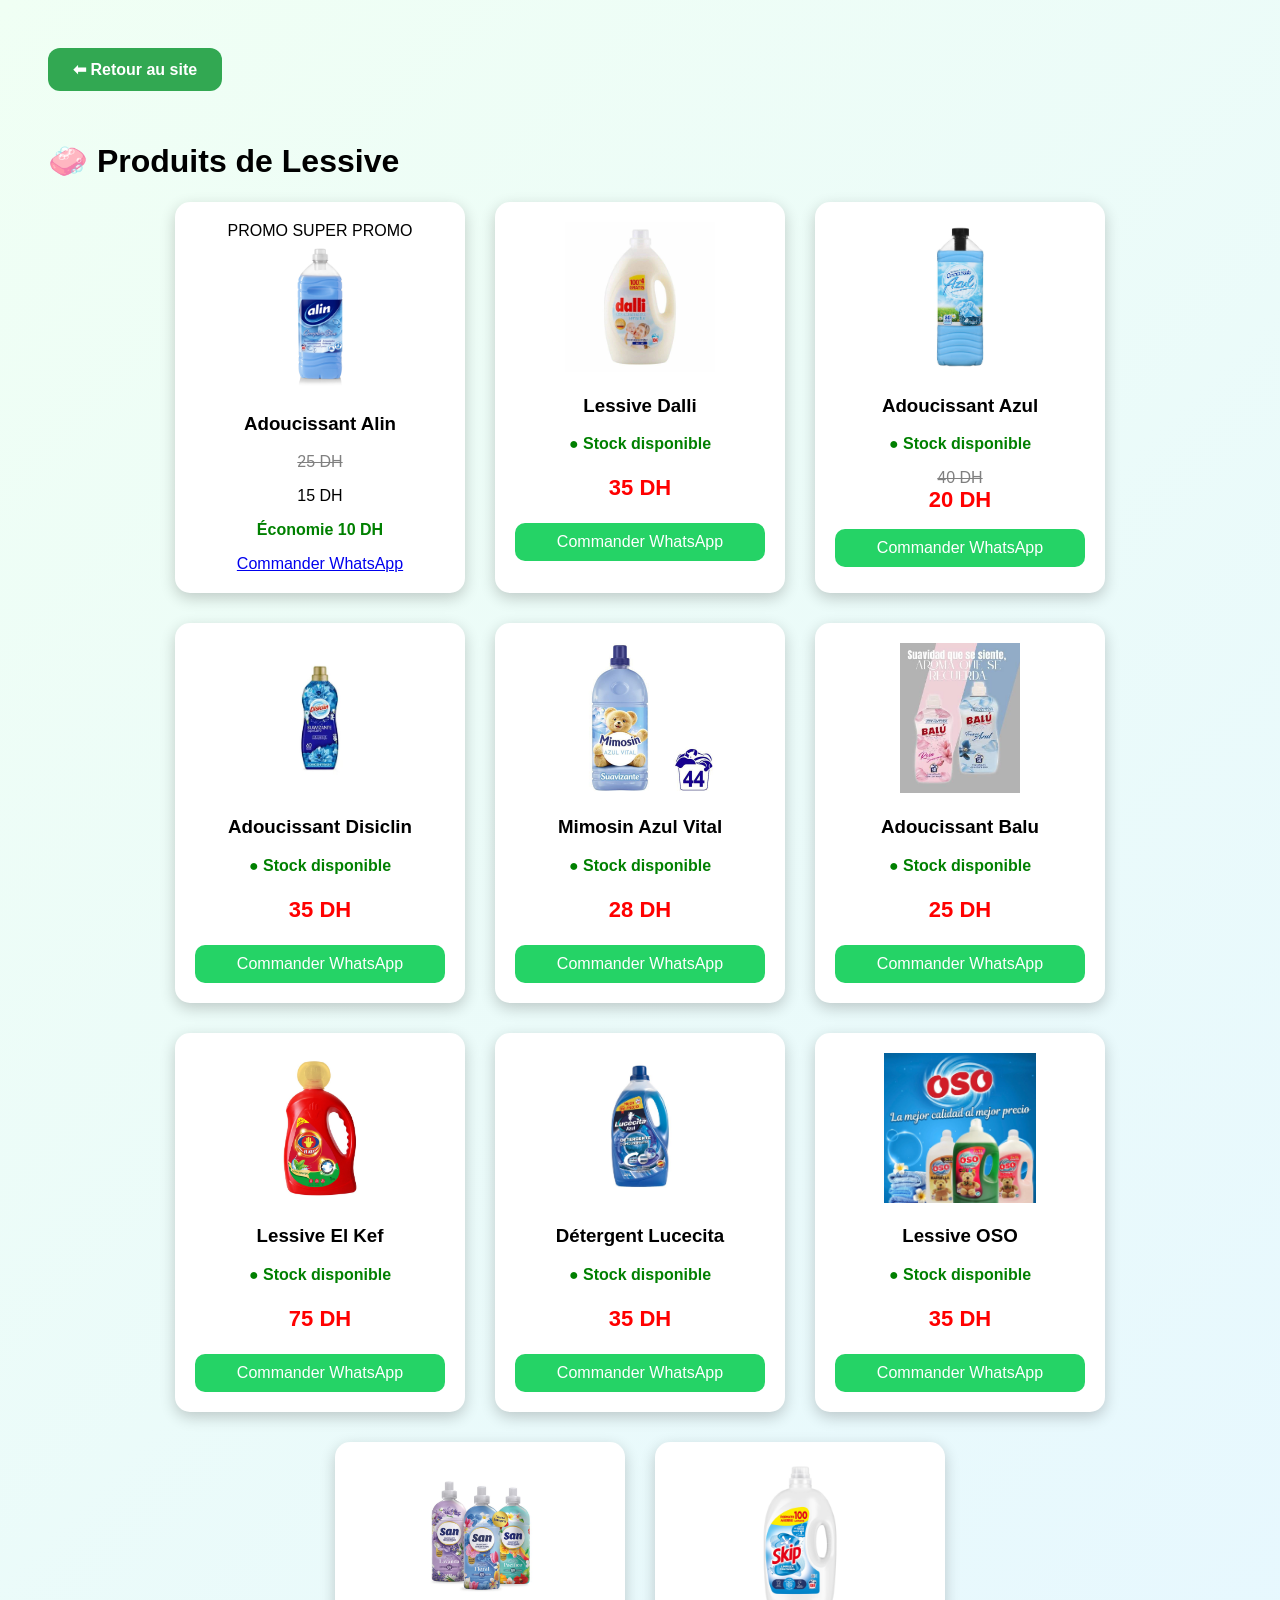
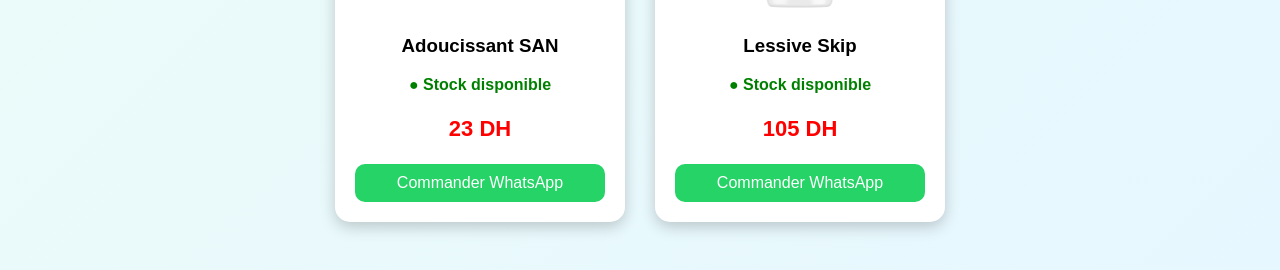
<file: nettoyage.html>
<!DOCTYPE html>
<html lang="fr">
<head>
<meta charset="UTF-8">
<title>Nettoyage - Mini Market Al Hamama</title>

<style>

body{
font-family:Arial;
background:linear-gradient(135deg,#f0fff4,#e6f7ff);
padding:40px;
}

.products{
display:flex;
flex-wrap:wrap;
gap:30px;
justify-content:center;
}

.card{
background:white;
width:250px;
padding:20px;
border-radius:15px;
box-shadow:0 5px 15px rgba(0,0,0,0.2);
text-align:center;
position:relative;
}


.card img{
width:100%;
height:150px;
object-fit:contain;
transition:0.3s;

}

.card:hover img{
transform:scale(1.3);
}

.price{
color:red;
font-size:22px;
font-weight:bold;
}

.old-price{
text-decoration:line-through;
color:gray;
font-size:16px;
}

.stock{
color:green;
font-weight:bold;
}
.card img{
width:100%;
height:150px;
object-fit:contain;
}

.whatsapp{
background:#25D366;
color:white;
padding:10px;
display:block;
margin-top:10px;
text-decoration:none;
border-radius:10px;
}

.whatsapp:hover{
background:#1ebe5d;
}

.back-btn{
display:inline-block;
background:#32a852;
color:white;
padding:12px 25px;
border-radius:12px;
text-decoration:none;
font-weight:bold;
margin-bottom:30px;
transition:0.3s;
}

.back-btn:hover{
background:#2b9146;
transform:scale(1.05);
}
</style>
</head>

<body>
<a href="index.html" class="back-btn">⬅ Retour au site</a>

<h1>🧼 Produits de Lessive</h1>

<div class="products">
<!-- adoucissant Alin -->

<div class="card">
<span class="badge">PROMO</span>
<span class="super-badge">SUPER PROMO</span>

<img src="adoucissant-alin.jpg">

<h3>Adoucissant Alin</h3>

<p class="old-price">25 DH</p>
<p class="new-price">15 DH</p>

<p style="color:green;font-weight:bold;">Économie 10 DH</p>

<a href="https://wa.me/212652243366?text=Je veux adoucissant alin" class="btn">
Commander WhatsApp
</a>
</div>

<!-- DALLI -->

<div class="card">
<img src="dalli.jpg">
<h3>Lessive Dalli</h3>
<p class="stock">● Stock disponible</p>
<p class="price">35 DH</p>
<a class="whatsapp" href="https://wa.me/212652243366?text=Bonjour je veux la lessive Dalli">
Commander WhatsApp
</a>
</div>

<!-- AZUL -->

<div class="card">
<img src="azul.jpg">
<h3>Adoucissant Azul</h3>
<p class="stock">● Stock disponible</p>
<p>
<span class="old-price">40 DH</span><br>
<span class="price">20 DH</span>
</p>
<a class="whatsapp" href="https://wa.me/212652243366?text=Bonjour je veux Adoucissant Azul">
Commander WhatsApp
</a>
</div>

<!-- DISICLIN -->

<div class="card">
<img src="disiclin.jpg">
<h3>Adoucissant Disiclin</h3>
<p class="stock">● Stock disponible</p>
<p class="price">35 DH</p>
<a class="whatsapp" href="https://wa.me/212652243366?text=Bonjour je veux Disiclin">
Commander WhatsApp
</a>
</div>

<!-- MIMOSIN -->

<div class="card">
<img src="mimosin.jpg">
<h3>Mimosin Azul Vital</h3>
<p class="stock">● Stock disponible</p>
<p class="price">28 DH</p>
<a class="whatsapp" href="https://wa.me/212652243366?text=Bonjour je veux Mimosin Azul">
Commander WhatsApp
</a>
</div>

<!-- BALU ADOUCISSANT -->

<div class="card">
<img src="balu-adoucissant.jpg">
<h3>Adoucissant Balu</h3>
<p class="stock">● Stock disponible</p>
<p class="price">25 DH</p>
<a class="whatsapp" href="https://wa.me/212652243366?text=Bonjour je veux Balu">
Commander WhatsApp
</a>
</div>

<!-- EL KEF -->

<div class="card">
<img src="elkef.jpg">
<h3>Lessive El Kef</h3>
<p class="stock">● Stock disponible</p>
<p class="price">75 DH</p>
<a class="whatsapp" href="https://wa.me/212652243366?text=Bonjour je veux El Kef">
Commander WhatsApp
</a>
</div>

<!-- LUCECITA -->

<div class="card">
<img src="lucecita.jpg">
<h3>Détergent Lucecita</h3>
<p class="stock">● Stock disponible</p>
<p class="price">35 DH</p>
<a class="whatsapp" href="https://wa.me/212652243366?text=Bonjour je veux Lucecita">
Commander WhatsApp
</a>
</div>

<!-- OSO -->

<div class="card">
<img src="oso.jpg">
<h3>Lessive OSO</h3>
<p class="stock">● Stock disponible</p>
<p class="price">35 DH</p>
<a class="whatsapp" href="https://wa.me/212652243366?text=Bonjour je veux OSO">
Commander WhatsApp
</a>
</div>

<!-- SAN -->

<div class="card">
<img src="san.jpg">
<h3>Adoucissant SAN</h3>
<p class="stock">● Stock disponible</p>
<p class="price">23 DH</p>
<a class="whatsapp" href="https://wa.me/212652243366?text=Bonjour je veux SAN">
Commander WhatsApp
</a>
</div>

<!-- SKIP -->

<div class="card">
<img src="skip.jpg">
<h3>Lessive Skip</h3>
<p class="stock">● Stock disponible</p>
<p class="price">105 DH</p>
<a class="whatsapp" href="https://wa.me/212652243366?text=Bonjour je veux Skip">
Commander WhatsApp
</a>
</div>

</div>

</body>

</html>
</file>
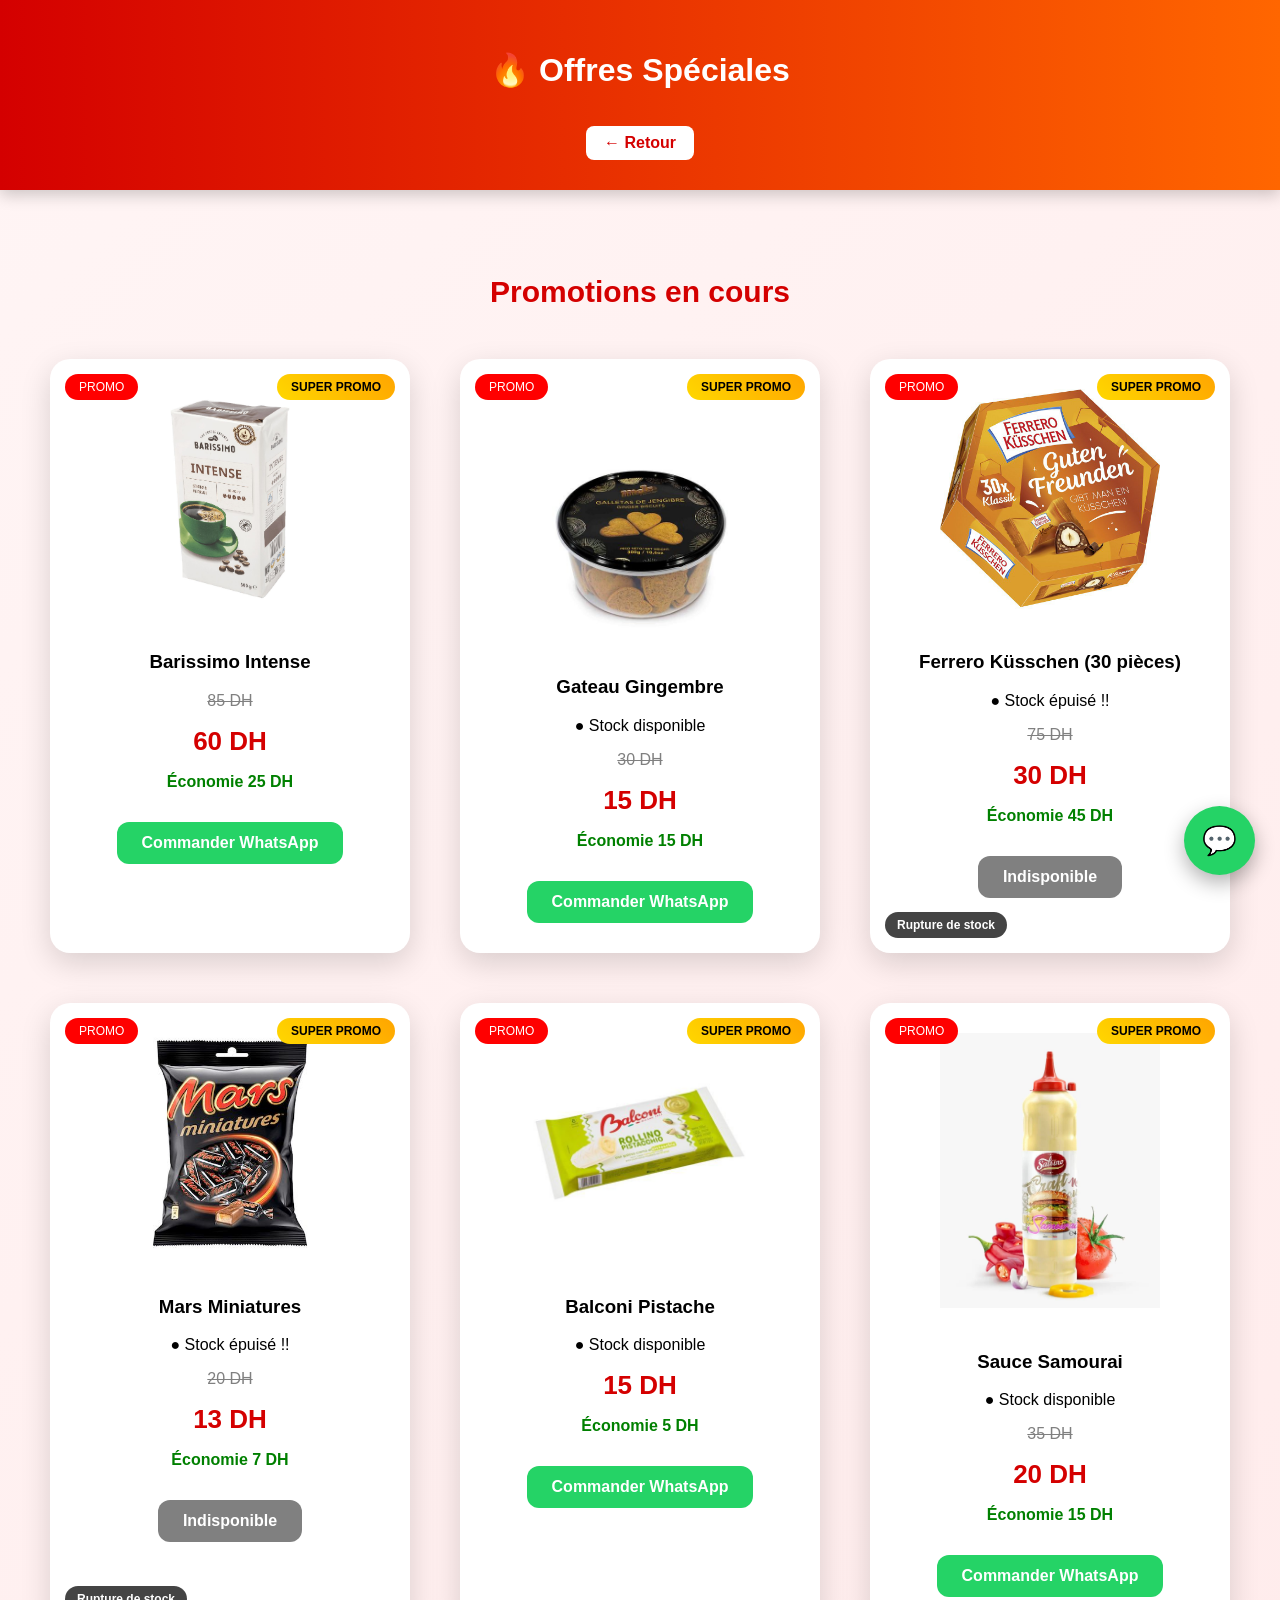
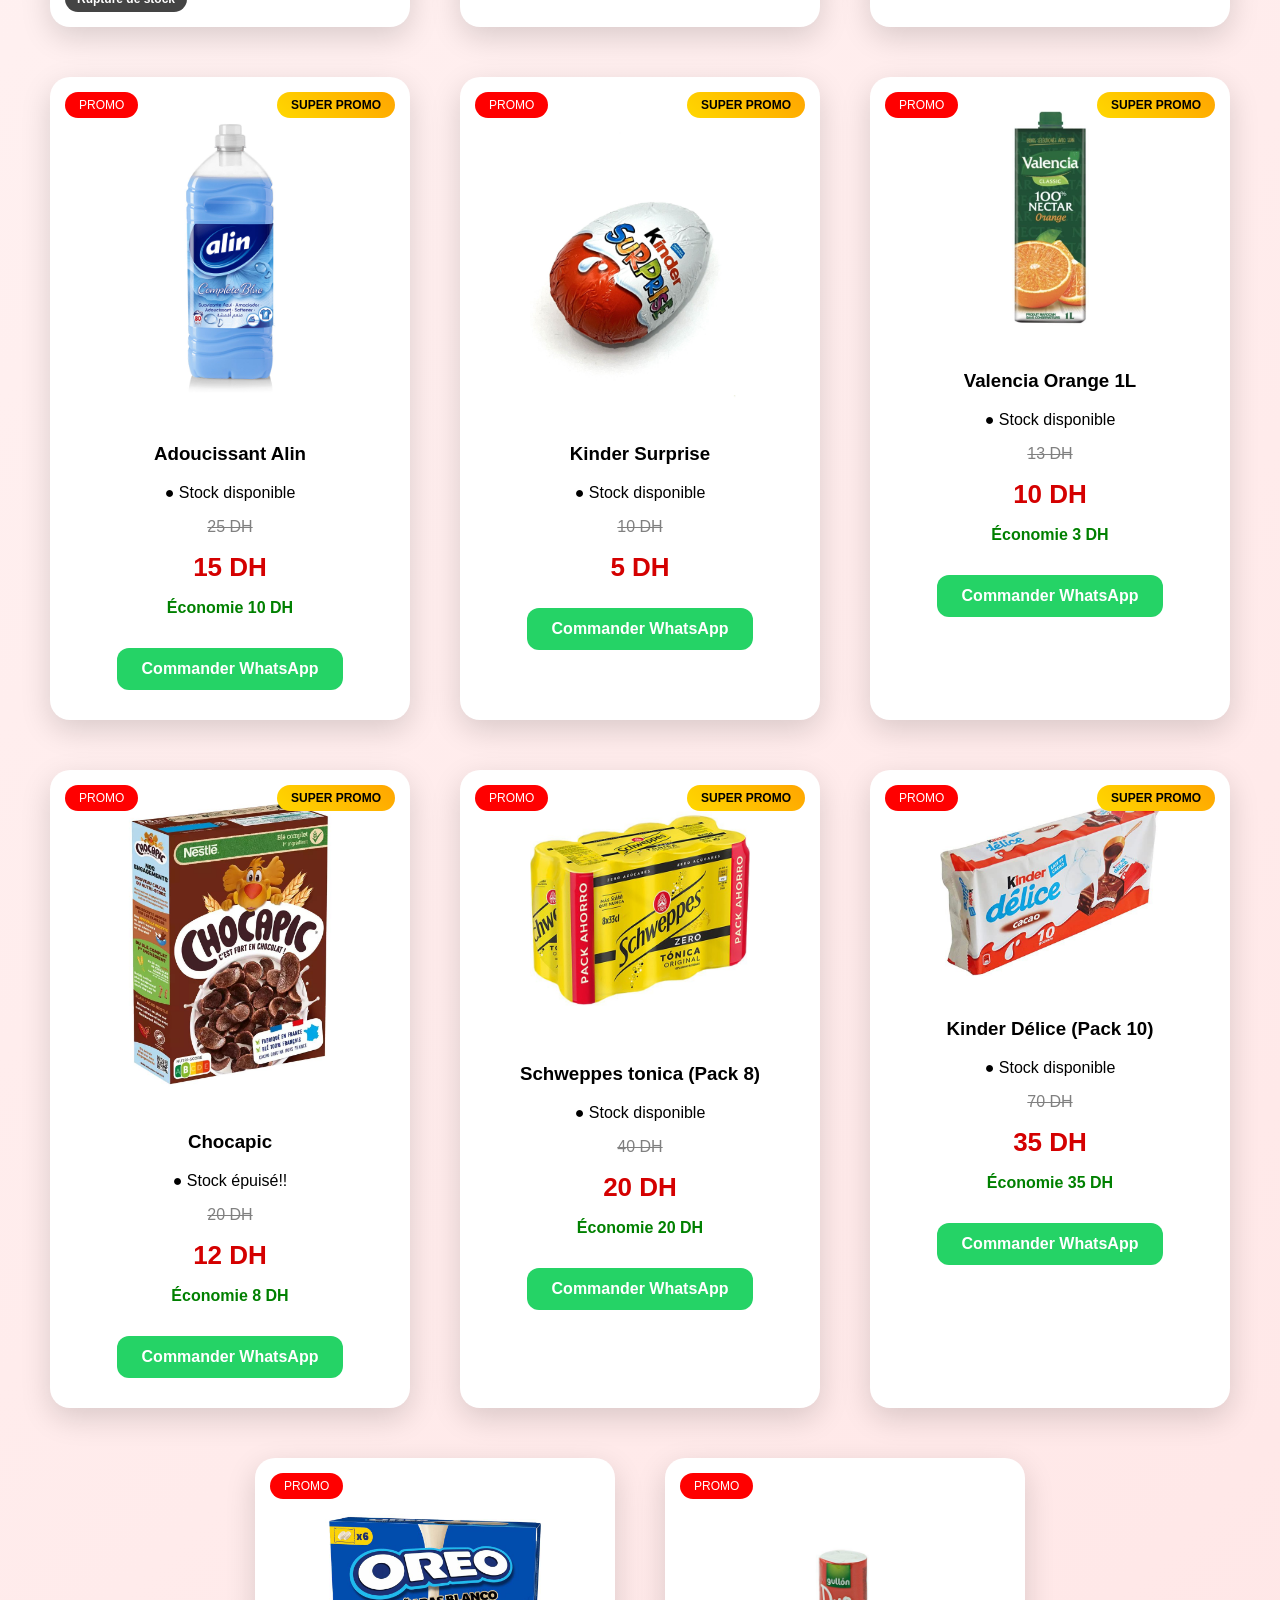
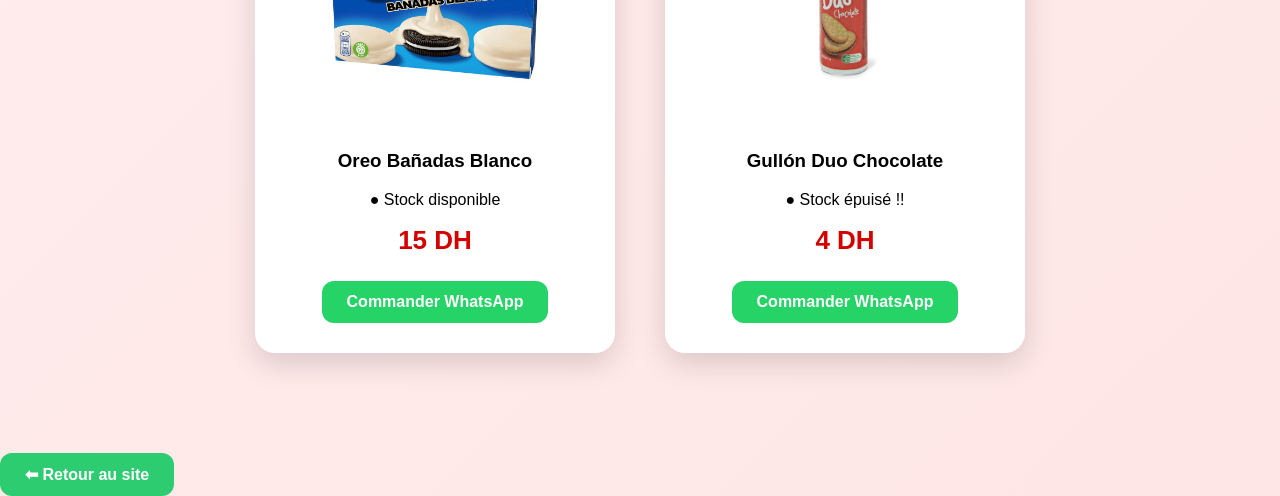
<file: promotions.html>
<!DOCTYPE html>
<html lang="fr">
<head>
<meta charset="UTF-8">
<meta name="viewport" content="width=device-width, initial-scale=1.0">
<title>Promotions - Mini Market Al Hamama</title>

<style>

.out-stock{
position:absolute;
bottom:15px;
left:15px;
background:#444;
color:white;
padding:6px 12px;
border-radius:20px;
font-size:12px;
font-weight:bold;
}
body{
margin:0;
font-family:'Segoe UI',sans-serif;
background:linear-gradient(135deg,#fff5f5,#ffe6e6);
}

/* HEADER */

header{
background:linear-gradient(90deg,#d40000,#ff6600);
color:white;
text-align:center;
padding:30px;
box-shadow:0 5px 15px rgba(0,0,0,0.2);
}

header a{
display:inline-block;
margin-top:15px;
background:white;
color:#d40000;
padding:8px 18px;
border-radius:8px;
text-decoration:none;
font-weight:bold;
transition:0.3s;
}

header a:hover{
background:#ffe0e0;
}

/* SECTION */

.section{
padding:60px 20px;
text-align:center;
}

.section h2{
color:#d40000;
margin-bottom:50px;
font-size:30px;
}

/* GRID */

.grid{
display:flex;
justify-content:center;
gap:50px;
flex-wrap:wrap;
}

/* CARD */

.card{
background:white;
width:300px;
padding:30px;
border-radius:20px;
box-shadow:0 10px 30px rgba(0,0,0,0.15);
position:relative;
transition:0.4s;
animation:fadeIn 1s ease;
transition:0.3s;
}

.card:hover img{
transform:scale(1.3);
}

.card:hover{
transform:translateY(-12px) scale(1.03);
box-shadow:0 20px 40px rgba(0,0,0,0.25);
}

/* BADGES */

.badge{
position:absolute;
top:15px;
left:15px;
background:#ff0000;
color:white;
padding:6px 14px;
border-radius:20px;
font-size:12px;
}

.super-badge{
position:absolute;
top:15px;
right:15px;
background:linear-gradient(45deg,gold,orange);
color:black;
padding:6px 14px;
border-radius:20px;
font-size:12px;
font-weight:bold;
animation:glow 1.5s infinite alternate;
}

/* IMAGE */

.card img{
width:220px;
margin-bottom:20px;
transition:0.4s;
}

.card:hover img{
transform:scale(1.1);
}

/* PRICES */

.old-price{
text-decoration:line-through;
color:gray;
font-size:16px;
}

.new-price{
color:#d40000;
font-size:26px;
font-weight:bold;
margin:10px 0;
}

/* BUTTON */

.btn{
display:inline-block;
margin-top:15px;
background:#25D366;
color:white;
padding:12px 25px;
border-radius:12px;
text-decoration:none;
font-weight:bold;
transition:0.3s;
animation:pulse 2s infinite;
}

.btn:hover{
background:#1ebe5d;
transform:scale(1.05);
}

/* FLOAT WHATSAPP */

.whatsapp-float{
position:fixed;
bottom:25px;
right:25px;
background:#25D366;
color:white;
font-size:28px;
padding:18px;
border-radius:50%;
text-decoration:none;
box-shadow:0 8px 20px rgba(0,0,0,0.3);
animation:pulse 2s infinite;
}

/* ANIMATIONS */

@keyframes fadeIn{
from{opacity:0;transform:translateY(30px);}
to{opacity:1;transform:translateY(0);}
}

@keyframes pulse{
0%{transform:scale(1);}
50%{transform:scale(1.08);}
100%{transform:scale(1);}
}

@keyframes glow{
from{box-shadow:0 0 5px gold;}
to{box-shadow:0 0 20px orange;}
}

.back{
display:inline-block;
margin-top:40px;
background:#2ecc71;
color:white;
padding:12px 25px;
border-radius:12px;
text-decoration:none;
font-weight:bold;
transition:0.3s;
}

.back:hover{
background:#27ae60;
transform:scale(1.05);
}
</style>
</head>

<body>

<header>
<h1>🔥 Offres Spéciales</h1>
<a href="index.html">← Retour</a>
</header>

<section class="section">

<h2>Promotions en cours</h2>

<div class="grid">
<!--Barissimo -->

<div class="card">
<span class="badge">PROMO</span>
<span class="super-badge">SUPER PROMO</span>

<img src="Barissimo-intense.jpg">

<h3>Barissimo Intense</h3>

<p class="old-price">85 DH</p>
<p class="new-price">60 DH</p>

<p style="color:green;font-weight:bold;">Économie 25 DH</p>

<a href="https://wa.me/212652243366?text=Je veux Barissimo Intense en promo" class="btn">
Commander WhatsApp
</a>
</div>



<!--gateau-gingembre -->

<div class="card">
<span class="badge">PROMO</span>
<span class="super-badge">SUPER PROMO</span>

<img src="gateau-gingembre.jpg">

<h3>Gateau Gingembre</h3>
<p class="stock">● Stock disponible</p>

<p class="old-price">30 DH</p>
<p class="new-price">15 DH</p>

<p style="color:green;font-weight:bold;">Économie 15 DH</p>

<a href="https://wa.me/212652243366?text=Je veux gateau gingembre" class="btn">
Commander WhatsApp
</a>
</div>

<!-- FERRERO -->

<div class="card">
<span class="badge">PROMO</span>
<span class="super-badge">SUPER PROMO</span>
<img src="ferrero-kusschen.jpg">

<h3>Ferrero Küsschen (30 pièces)</h3>
<p class="stock">● Stock épuisé !! </p>

<p class="old-price">75 DH</p>
<p class="new-price">30 DH</p>

<p style="color:green;font-weight:bold;">Économie 45 DH</p>
  
<!-- BADGE RUPTURE -->
<span class="out-stock">Rupture de stock</span>

<a class="btn" style="background:gray; pointer-events:none;">
Indisponible

</a>
</div>
<!-- mars -->

<div class="card">
<span class="badge">PROMO</span>
<span class="super-badge">SUPER PROMO</span>

<img src="mars-miniatures.jpg">

<h3>Mars Miniatures</h3>
<p class="stock">● Stock épuisé !! </p>

<p class="old-price">20 DH</p>
<p class="new-price">13 DH</p>

<p style="color:green;font-weight:bold;">Économie 7 DH</p>

<!-- BADGE RUPTURE -->
<span class="out-stock">Rupture de stock</span>

<a class="btn" style="background:gray; pointer-events:none;">
Indisponible

</a>
</div>

<!-- balconi-pistache -->

<div class="card">
<span class="badge">PROMO</span>
<span class="super-badge">SUPER PROMO</span>

<img src="balconi-pistache.jpg">

<h3>Balconi Pistache</h3>
<p class="stock">● Stock disponible</p>

<p class="new-price">15 DH</p>

<p style="color:green;font-weight:bold;">Économie 5 DH</p>

<a href="https://wa.me/212652243366?text=Je veux balconi pistache" class="btn">
Commander WhatsApp
</a>
</div>
<!--Sauce -->

<div class="card">
<span class="badge">PROMO</span>
<span class="super-badge">SUPER PROMO</span>

<img src="sauce-samourai.jpg">

<h3>Sauce Samourai</h3>
<p class="stock">● Stock disponible</p>

<p class="old-price">35 DH</p>
<p class="new-price">20 DH</p>

<p style="color:green;font-weight:bold;">Économie 15 DH</p>

<a href="https://wa.me/212652243366?text=Je veux Sauce Samourai en promo" class="btn">
Commander WhatsApp
</a>
</div>

<!-- adoucissant Alin -->

<div class="card">
<span class="badge">PROMO</span>
<span class="super-badge">SUPER PROMO</span>

<img src="adoucissant-alin.jpg">

<h3>Adoucissant Alin</h3>
<p class="stock">● Stock disponible</p>

<p class="old-price">25 DH</p>
<p class="new-price">15 DH</p>

<p style="color:green;font-weight:bold;">Économie 10 DH</p>

<a href="https://wa.me/212652243366?text=Je veux adoucissant alin" class="btn">
Commander WhatsApp
</a>
</div>

<!-- KINDER SURPRISE -->

<div class="card">
<span class="badge">PROMO</span>
<span class="super-badge">SUPER PROMO</span>

<img src="kinder-surprise.jpg">

<h3>Kinder Surprise</h3>
<p class="stock">● Stock disponible</p>

<p class="old-price">10 DH</p>
<p class="new-price">5 DH</p>

<a href="https://wa.me/212652243366?text=Je veux Kinder Surprise" class="btn">
Commander WhatsApp
</a>
</div>

<!-- valencia -->

<div class="card">
<span class="badge">PROMO</span>
<span class="super-badge">SUPER PROMO</span>

<img src="valencia-orange.jpg">

<h3>Valencia Orange 1L</h3>
<p class="stock">● Stock disponible</p>

<p class="old-price">13 DH</p>
<p class="new-price">10 DH</p>

<p style="color:green;font-weight:bold;">Économie 3 DH</p>

<a href="https://wa.me/212652243366?text=Je veux valencia en promo" class="btn">
Commander WhatsApp
</a>
</div>


<!-- chocapic -->

<div class="card">
<span class="badge">PROMO</span>
<span class="super-badge">SUPER PROMO</span>

<img src="chocapic.jpg">

<h3>Chocapic</h3>
<p class="stock">● Stock épuisé!!</p>

<p class="old-price">20 DH</p>
<p class="new-price">12 DH</p>

<p style="color:green;font-weight:bold;">Économie 8 DH</p>

<a href="https://wa.me/212652243366?text=Je veux chocapic en promo" class="btn">
Commander WhatsApp
</a>
</div>

<!-- SHWEPES TONIC -->

<div class="card">
<span class="badge">PROMO</span>
<span class="super-badge">SUPER PROMO</span>

<img src="tonic.jpg">

<h3> Schweppes tonica (Pack 8)</h3>
<p class="stock">● Stock disponible</p>

<p class="old-price">40 DH</p>
<p class="new-price">20 DH</p>

<p style="color:green;font-weight:bold;">Économie 20 DH</p>

<a href="https://wa.me/212652243366?text=Je veux Schweppes tonic Pack 8" class="btn">
Commander WhatsApp
</a>
</div>
<!-- KINDER DELICE PACK -->

<div class="card">
<span class="badge">PROMO</span>
<span class="super-badge">SUPER PROMO</span>

<img src="kinder-delice-pack.jpg">

<h3>Kinder Délice (Pack 10)</h3>
<p class="stock">● Stock disponible</p>

<p class="old-price">70 DH</p>
<p class="new-price">35 DH</p>

<p style="color:green;font-weight:bold;">Économie 35 DH</p>

<a href="https://wa.me/212652243366?text=Je veux Kinder Delice Pack 10" class="btn">
Commander WhatsApp
</a>
</div>

<!-- OREO -->

<div class="card">
<span class="badge">PROMO</span>

<img src="oreo-blanco.jpg">

<h3>Oreo Bañadas Blanco</h3>
<p class="stock">● Stock disponible</p>

<p class="new-price">15 DH</p>

<a href="https://wa.me/212652243366?text=Je veux Oreo Blanco" class="btn">
Commander WhatsApp
</a>
</div>

<!-- GULLON -->

<div class="card">
<span class="badge">PROMO</span>

<img src="gullon-duo.jpg">

<h3>Gullón Duo Chocolate</h3>
<p class="stock">● Stock épuisé !!</p>

<p class="new-price">4 DH</p>

<a href="https://wa.me/212652243366?text=Je veux Gullon Duo Chocolate" class="btn">
Commander WhatsApp
</a>
</div>

</div>

</section>

<a href="https://wa.me/212652243366" class="whatsapp-float">
💬
</a>
<a href="index.html" class="back">⬅ Retour au site</a>
</body>
</html>
</file>
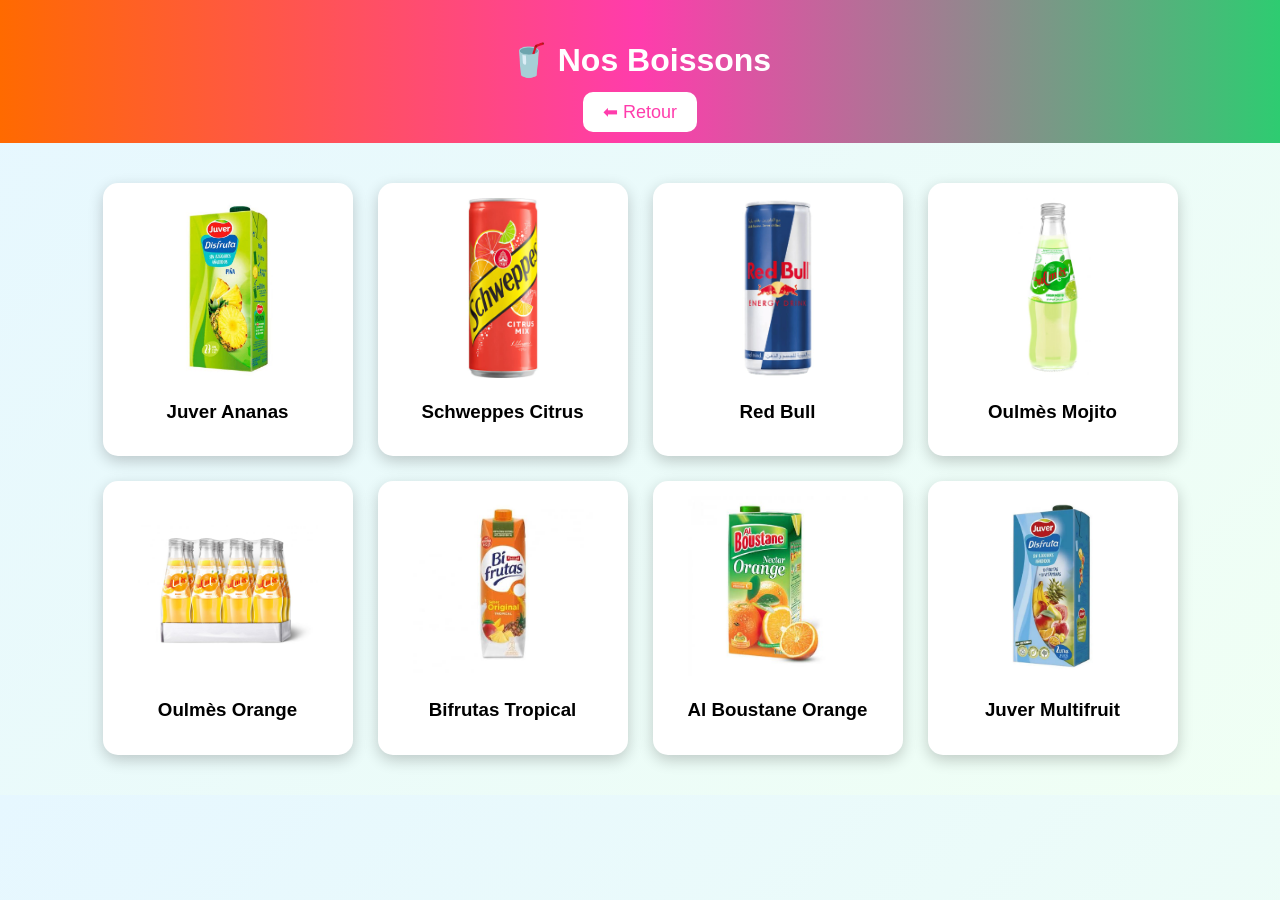
<file: site web alhamama/boissons.html>
<!DOCTYPE html>
<html lang="fr">
<head>
<meta charset="UTF-8">
<title>Boissons - Mini Market Al Hamama</title>

<style>

body{
font-family: Arial;
margin:0;
background: linear-gradient(135deg,#e6f7ff,#f0fff4);
}

header{
background: linear-gradient(90deg,#ff6a00,#ff3cac,#2ecc71);
color:white;
text-align:center;
padding:20px;
}

header a{
color:white;
text-decoration:none;
font-size:18px;
background:white;
color:#ff3cac;
padding:10px 20px;
border-radius:10px;
}

section{
padding:40px;
text-align:center;
}

.products{
display:flex;
flex-wrap:wrap;
justify-content:center;
gap:25px;
}

.card{
background:white;
padding:15px;
border-radius:15px;
width:220px;
box-shadow:0 5px 15px rgba(0,0,0,0.2);
transition:0.3s;
}

.card:hover{
transform:scale(1.05);
}

.card img{
width:100%;
height:180px;
object-fit:contain;
}

</style>

</head>

<body>

<header>
<h1>🥤 Nos Boissons</h1>
<a href="index.html">⬅ Retour</a>
</header>

<section>

<div class="products">

<div class="card">
<img src="juver-ananas.jpg">
<h3>Juver Ananas</h3>
</div>

<div class="card">
<img src="schweppes-citrus.jpg">
<h3>Schweppes Citrus</h3>
</div>

<div class="card">
<img src="redbull.jpg">
<h3>Red Bull</h3>
</div>

<div class="card">
<img src="oulmes-mojito.jpg">
<h3>Oulmès Mojito</h3>
</div>

<div class="card">
<img src="oulmes-orange.jpg">
<h3>Oulmès Orange</h3>
</div>

<div class="card">
<img src="bifrutas.jpg">
<h3>Bifrutas Tropical</h3>
</div>

<div class="card">
<img src="alboustane-orange.jpg">
<h3>Al Boustane Orange</h3>
</div>

<div class="card">
<img src="juver-multifruit.jpg">
<h3>Juver Multifruit</h3>
</div>

</div>

</section>

</body>
</html>
</file>
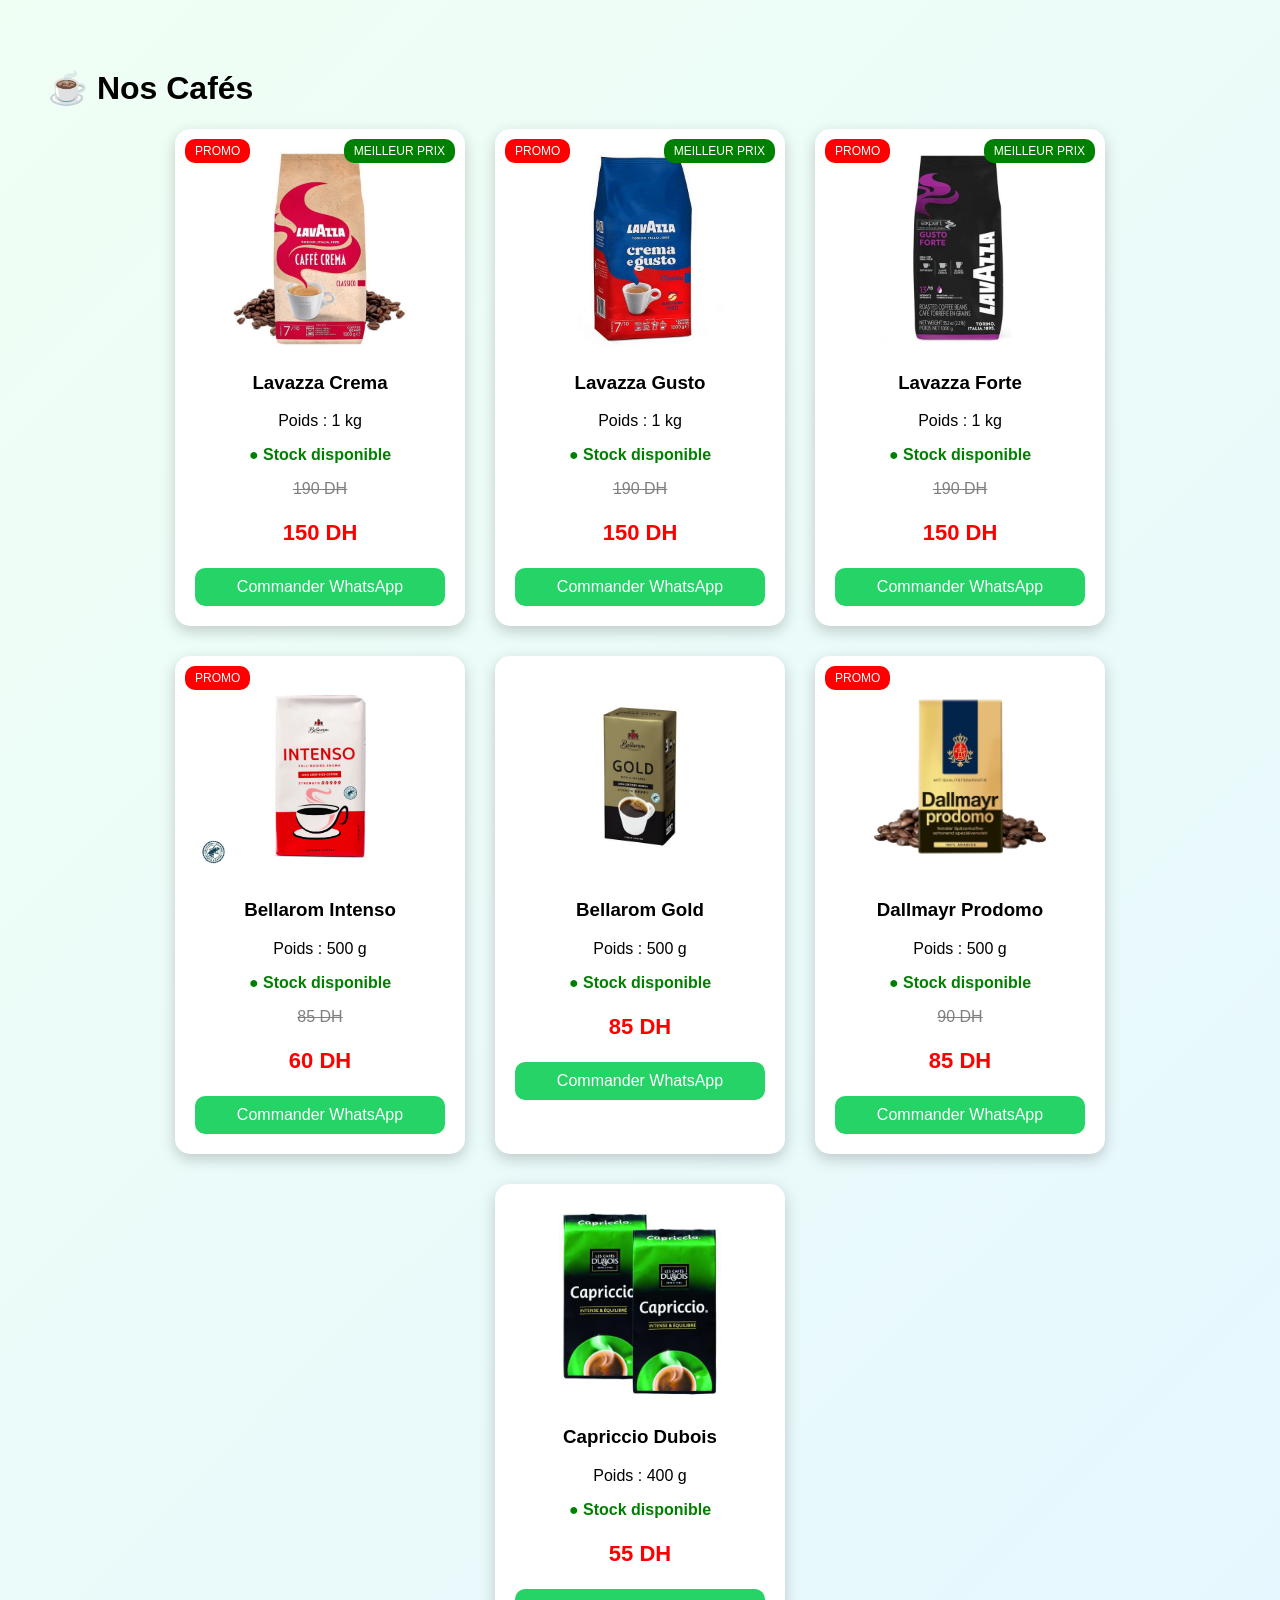
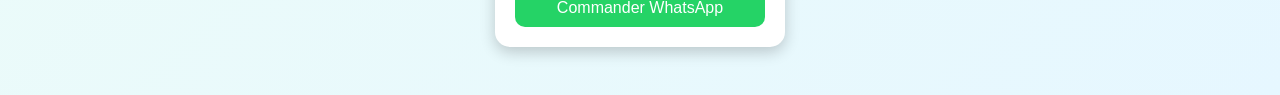
<file: site web alhamama/cafes.html>
<!DOCTYPE html>
<html lang="fr">
<head>
<meta charset="UTF-8">
<title>Nos Cafés - Mini Market Al Hamama</title>

<style>

body{
font-family:Arial;
background:linear-gradient(135deg,#f0fff4,#e6f7ff);
padding:40px;
}

.products{
display:flex;
flex-wrap:wrap;
gap:30px;
justify-content:center;
}

.card{
background:white;
width:250px;
padding:20px;
border-radius:15px;
box-shadow:0 5px 15px rgba(0,0,0,0.2);
text-align:center;
position:relative;
}

.card img{
width:100%;
height:200px;
object-fit:contain;
}

.price{
color:red;
font-size:22px;
font-weight:bold;
}

.old{
text-decoration:line-through;
color:gray;
}

.stock{
color:green;
font-weight:bold;
}

.promo{
position:absolute;
top:10px;
left:10px;
background:red;
color:white;
padding:5px 10px;
border-radius:10px;
font-size:12px;
}

.best{
position:absolute;
top:10px;
right:10px;
background:green;
color:white;
padding:5px 10px;
border-radius:10px;
font-size:12px;
}

.whatsapp{
background:#25D366;
color:white;
padding:10px;
display:block;
margin-top:10px;
text-decoration:none;
border-radius:10px;
}

</style>

</head>

<body>

<h1>☕ Nos Cafés</h1>

<div class="products">

<!-- Lavazza Crema -->
<div class="card">
<div class="promo">PROMO</div>
<div class="best">MEILLEUR PRIX</div>

<img src="lavazza-crema.jpg">

<h3>Lavazza Crema</h3>

<p>Poids : 1 kg</p>

<p class="stock">● Stock disponible</p>

<p class="old">190 DH</p>
<p class="price">150 DH</p>

<a class="whatsapp"
href="https://wa.me/212652243366?text=Bonjour je veux Lavazza Crema 1kg">
Commander WhatsApp
</a>

</div>

<!-- Lavazza Gusto -->
<div class="card">
<div class="promo">PROMO</div>
<div class="best">MEILLEUR PRIX</div>

<img src="lavazza-gusto.jpg">

<h3>Lavazza Gusto</h3>

<p>Poids : 1 kg</p>

<p class="stock">● Stock disponible</p>

<p class="old">190 DH</p>
<p class="price">150 DH</p>

<a class="whatsapp"
href="https://wa.me/212652243366?text=Bonjour je veux Lavazza Gusto 1kg">
Commander WhatsApp
</a>

</div>

<!-- Lavazza Forte -->
<div class="card">
<div class="promo">PROMO</div>
<div class="best">MEILLEUR PRIX</div>

<img src="lavazza-forte.jpg">

<h3>Lavazza Forte</h3>

<p>Poids : 1 kg</p>

<p class="stock">● Stock disponible</p>

<p class="old">190 DH</p>
<p class="price">150 DH</p>

<a class="whatsapp"
href="https://wa.me/212652243366?text=Bonjour je veux Lavazza Forte 1kg">
Commander WhatsApp
</a>

</div>

<!-- Bellarom Intenso -->
<div class="card">
<div class="promo">PROMO</div>

<img src="bellarom-intenso.jpg">

<h3>Bellarom Intenso</h3>

<p>Poids : 500 g</p>

<p class="stock">● Stock disponible</p>

<p class="old">85 DH</p>
<p class="price">60 DH</p>

<a class="whatsapp"
href="https://wa.me/212652243366?text=Bonjour je veux Bellarom Intenso">
Commander WhatsApp
</a>

</div>

<!-- Bellarom Gold -->
<div class="card">

<img src="bellarom-gold.jpg">

<h3>Bellarom Gold</h3>

<p>Poids : 500 g</p>

<p class="stock">● Stock disponible</p>

<p class="price">85 DH</p>

<a class="whatsapp"
href="https://wa.me/212652243366?text=Bonjour je veux Bellarom Gold">
Commander WhatsApp
</a>

</div>

<!-- Dallmayr -->
<div class="card">
<div class="promo">PROMO</div>

<img src="dallmayr-prodomo.jpg">

<h3>Dallmayr Prodomo</h3>

<p>Poids : 500 g</p>

<p class="stock">● Stock disponible</p>

<p class="old">90 DH</p>
<p class="price">85 DH</p>

<a class="whatsapp"
href="https://wa.me/212652243366?text=Bonjour je veux Dallmayr">
Commander WhatsApp
</a>

</div>

<!-- Capriccio -->
<div class="card">

<img src="capriccio-dubois.jpg">

<h3>Capriccio Dubois</h3>

<p>Poids : 400 g</p>

<p class="stock">● Stock disponible</p>

<p class="price">55 DH</p>

<a class="whatsapp"
href="https://wa.me/212652243366?text=Bonjour je veux Capriccio">
Commander WhatsApp
</a>

</div>

</div>

</body>
</html>
</file>
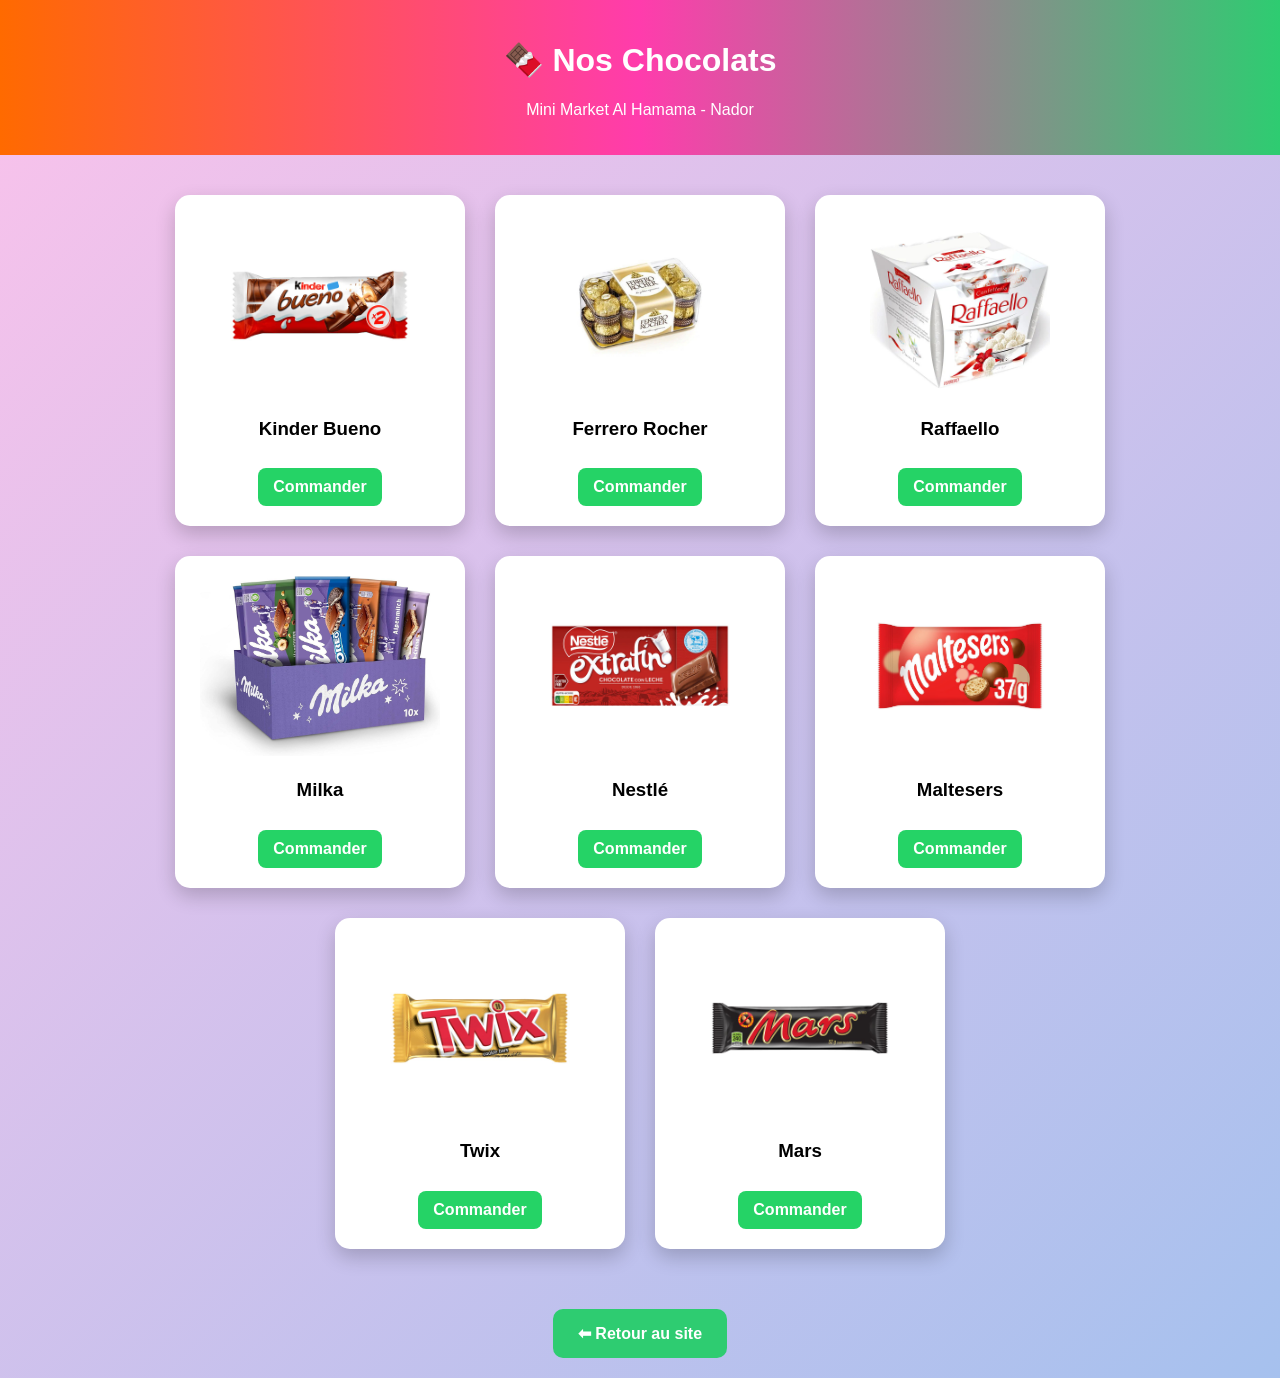
<file: site web alhamama/chocolats.html>
<!DOCTYPE html>
<html lang="fr">
<head>
<meta charset="UTF-8">
<title>Nos Chocolats - Mini Market Al Hamama</title>

<style>

body{
font-family: Arial;
margin:0;
background: linear-gradient(135deg,#fbc2eb,#a6c1ee);
text-align:center;
}

header{
background: linear-gradient(90deg,#ff6a00,#ff3cac,#2ecc71);
color:white;
padding:20px;
}

.products{
display:flex;
flex-wrap:wrap;
justify-content:center;
gap:30px;
padding:40px;
}

.card{
background:white;
padding:20px;
border-radius:15px;
box-shadow:0 8px 20px rgba(0,0,0,0.2);
width:250px;
transition:0.3s;
}

.card:hover{
transform:scale(1.05);
}

.card img{
width:100%;
height:180px;
object-fit:contain;
border-radius:10px;
}

.whatsapp{
display:inline-block;
margin-top:10px;
padding:10px 15px;
background:#25D366;
color:white;
text-decoration:none;
border-radius:8px;
font-weight:bold;
}

.whatsapp:hover{
background:#1ebe5d;
}

.back{
display:inline-block;
margin:20px;
padding:15px 25px;
background:#2ecc71;
color:white;
text-decoration:none;
border-radius:10px;
font-weight:bold;
}

</style>

</head>

<body>

<header>
<h1>🍫 Nos Chocolats</h1>
<p>Mini Market Al Hamama - Nador</p>
</header>

<div class="products">

<div class="card">
<img src="kinder-bueno.jpg">
<h3>Kinder Bueno</h3>
<a href="https://wa.me/212652243366?text=Bonjour, je veux commander Kinder Bueno" class="whatsapp">
Commander
</a>
</div>

<div class="card">
<img src="ferrero-rocher.jpg">
<h3>Ferrero Rocher</h3>
<a href="https://wa.me/212652243366?text=Bonjour, je veux commander Ferrero Rocher" class="whatsapp">
Commander
</a>
</div>

<div class="card">
<img src="raffaello.jpg">
<h3>Raffaello</h3>
<a href="https://wa.me/212652243366?text=Bonjour, je veux commander Raffaello" class="whatsapp">
Commander
</a>
</div>

<div class="card">
<img src="milka.jpg">
<h3>Milka</h3>
<a href="https://wa.me/212652243366?text=Bonjour, je veux commander Milka" class="whatsapp">
Commander
</a>
</div>

<div class="card">
<img src="nestle.jpg">
<h3>Nestlé</h3>
<a href="https://wa.me/212652243366?text=Bonjour, je veux commander Nestlé" class="whatsapp">
Commander
</a>
</div>

<div class="card">
<img src="maltesers.jpg">
<h3>Maltesers</h3>
<a href="https://wa.me/212652243366?text=Bonjour, je veux commander Maltesers" class="whatsapp">
Commander
</a>
</div>

<div class="card">
<img src="twix.jpg">
<h3>Twix</h3>
<a href="https://wa.me/212652243366?text=Bonjour, je veux commander Twix" class="whatsapp">
Commander
</a>
</div>

<div class="card">
<img src="mars.jpg">
<h3>Mars</h3>
<a href="https://wa.me/212652243366?text=Bonjour, je veux commander Mars" class="whatsapp">
Commander
</a>
</div>

</div>

<a href="index.html" class="back">⬅ Retour au site</a>

</body>
</html>
</file>
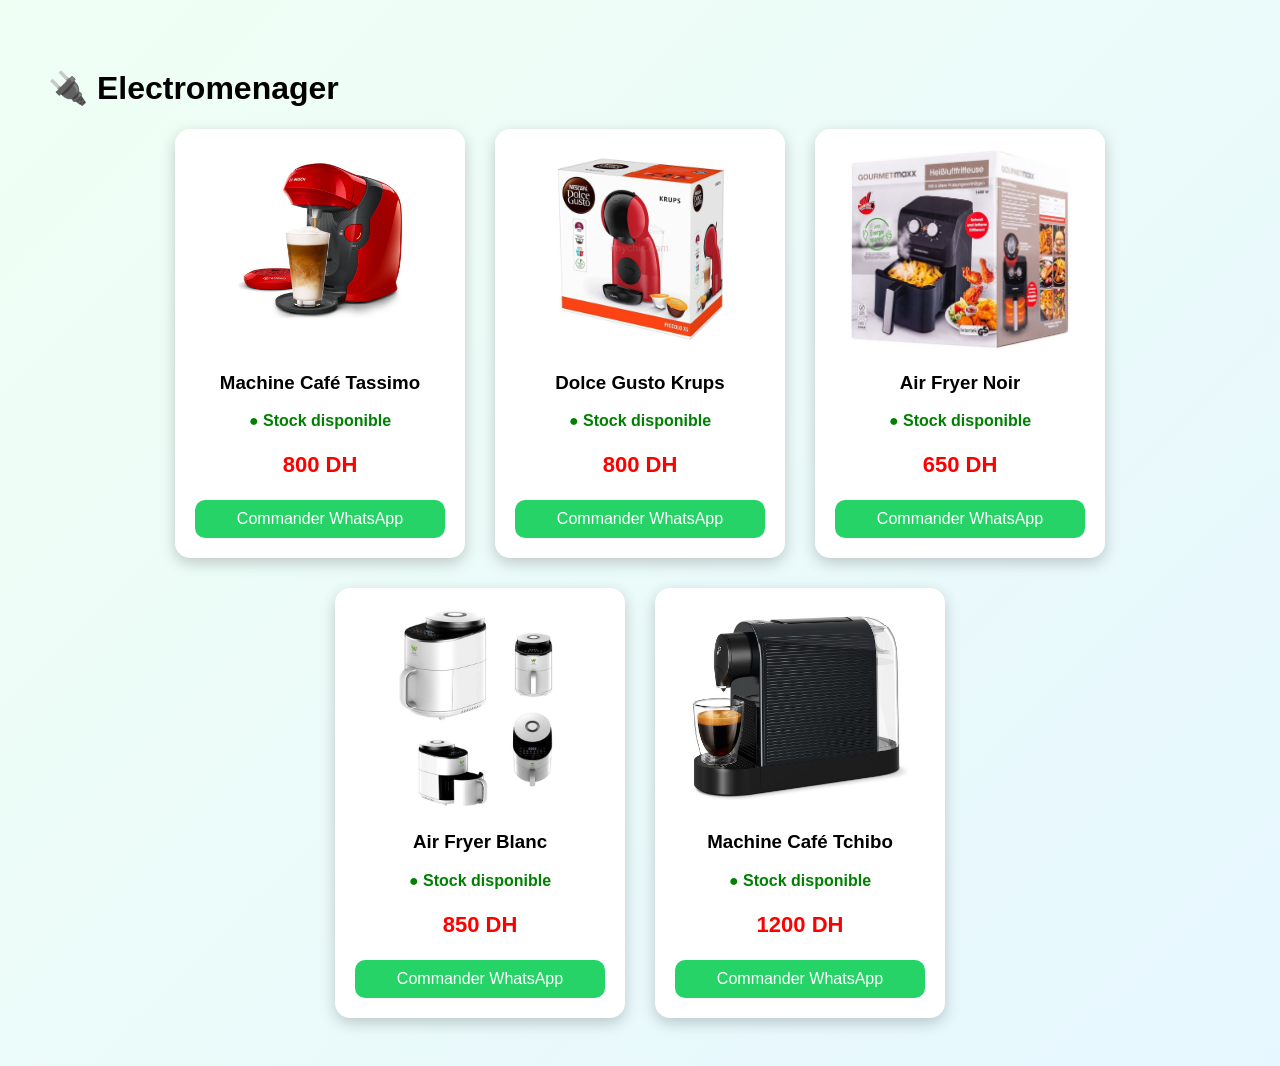
<file: site web alhamama/electromenager.html>
<!DOCTYPE html>
<html lang="fr">
<head>
<meta charset="UTF-8">
<title>Electromenager - Mini Market Al Hamama</title>

<style>

body{
font-family:Arial;
background:linear-gradient(135deg,#f0fff4,#e6f7ff);
padding:40px;
}

.products{
display:flex;
flex-wrap:wrap;
gap:30px;
justify-content:center;
}

.card{
background:white;
width:250px;
padding:20px;
border-radius:15px;
box-shadow:0 5px 15px rgba(0,0,0,0.2);
text-align:center;
}

.card img{
width:100%;
height:200px;
object-fit:contain;
}

.price{
color:red;
font-size:22px;
font-weight:bold;
}

.stock{
color:green;
font-weight:bold;
}

.whatsapp{
background:#25D366;
color:white;
padding:10px;
display:block;
margin-top:10px;
text-decoration:none;
border-radius:10px;
}

</style>
</head>

<body>

<h1>🔌 Electromenager</h1>

<div class="products">

<!-- Tassimo -->
<div class="card">

<img src="tassimo.jpg">

<h3>Machine Café Tassimo</h3>

<p class="stock">● Stock disponible</p>

<p class="price">800 DH</p>

<a class="whatsapp"
href="https://wa.me/212652243366?text=Bonjour je veux la machine Tassimo">
Commander WhatsApp
</a>

</div>

<!-- Dolce Gusto -->
<div class="card">

<img src="dolce-gusto.jpg">

<h3>Dolce Gusto Krups</h3>

<p class="stock">● Stock disponible</p>

<p class="price">800 DH</p>

<a class="whatsapp"
href="https://wa.me/212652243366?text=Bonjour je veux la machine Dolce Gusto">
Commander WhatsApp
</a>

</div>

<!-- Airfryer Noir -->
<div class="card">

<img src="airfryer-noir.jpg">

<h3>Air Fryer Noir</h3>

<p class="stock">● Stock disponible</p>

<p class="price">650 DH</p>

<a class="whatsapp"
href="https://wa.me/212652243366?text=Bonjour je veux Air Fryer Noir">
Commander WhatsApp
</a>

</div>

<!-- Airfryer Blanc -->
<div class="card">

<img src="airfryer-blanc.jpg">

<h3>Air Fryer Blanc</h3>

<p class="stock">● Stock disponible</p>

<p class="price">850 DH</p>

<a class="whatsapp"
href="https://wa.me/212652243366?text=Bonjour je veux Air Fryer Blanc">
Commander WhatsApp
</a>

</div>

<!-- Machine Tchibo -->
<div class="card">

<img src="tchibo.jpg">

<h3>Machine Café Tchibo</h3>

<p class="stock">● Stock disponible</p>

<p class="price">1200 DH</p>

<a class="whatsapp"
href="https://wa.me/212652243366?text=Bonjour je veux la machine Tchibo">
Commander WhatsApp
</a>

</div>

</div>

</body>
</html>
</file>
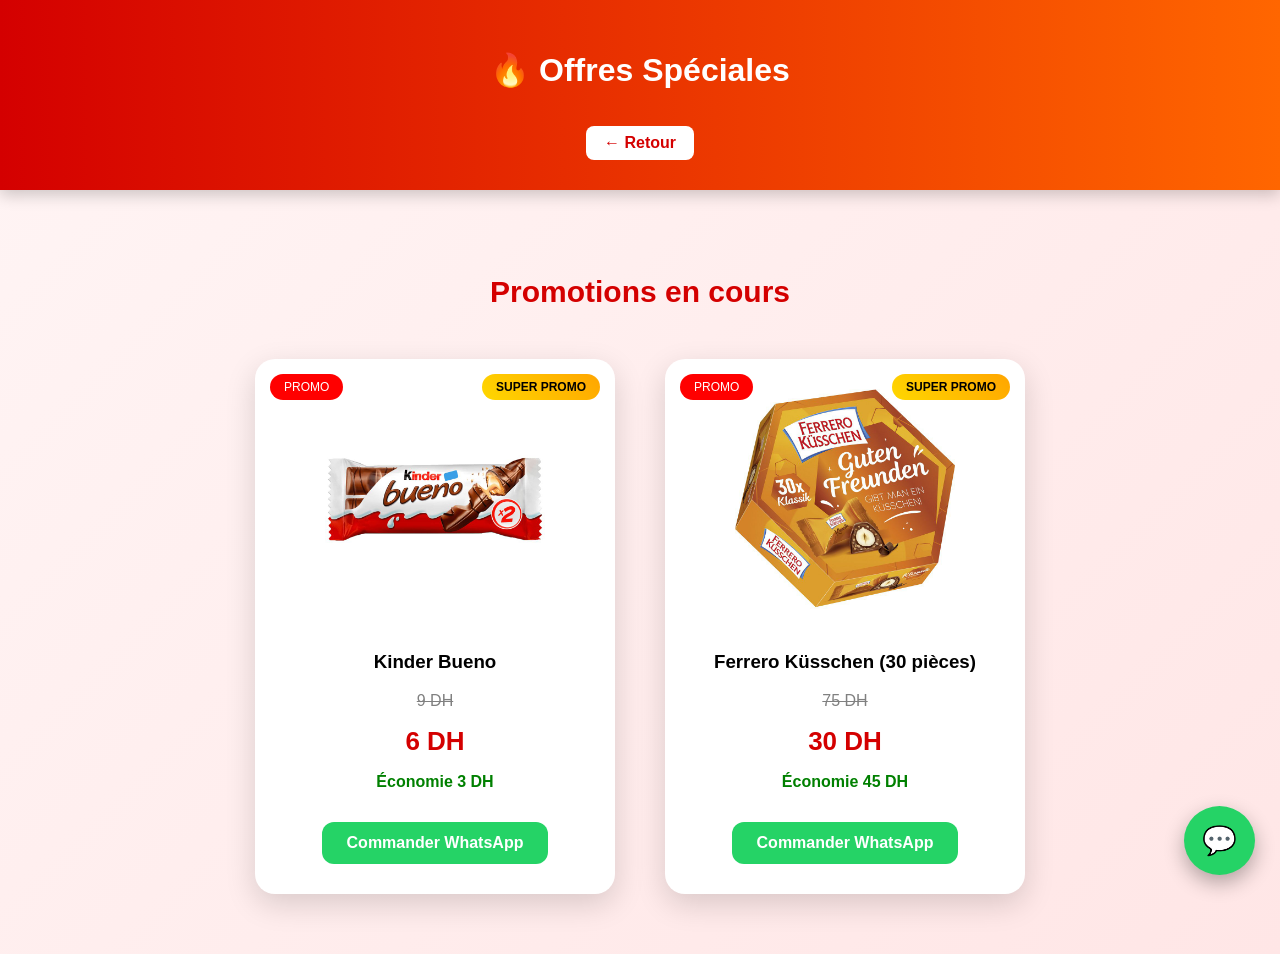
<file: site web alhamama/promotions.html>
<!DOCTYPE html>
<html lang="fr">
<head>
<meta charset="UTF-8">
<meta name="viewport" content="width=device-width, initial-scale=1.0">
<title>Promotions - Mini Market Al Hamama</title>

<style>

body{
margin:0;
font-family: 'Segoe UI', sans-serif;
background: linear-gradient(135deg,#fff5f5,#ffe6e6);
}

/* HEADER */

header{
background: linear-gradient(90deg,#d40000,#ff6600);
color:white;
text-align:center;
padding:30px;
box-shadow:0 5px 15px rgba(0,0,0,0.2);
}

header a{
display:inline-block;
margin-top:15px;
background:white;
color:#d40000;
padding:8px 18px;
border-radius:8px;
text-decoration:none;
font-weight:bold;
transition:0.3s;
}

header a:hover{
background:#ffe0e0;
}

/* SECTION */

.section{
padding:60px 20px;
text-align:center;
}

.section h2{
color:#d40000;
margin-bottom:50px;
font-size:30px;
}

/* GRID */

.grid{
display:flex;
justify-content:center;
gap:50px;
flex-wrap:wrap;
}

/* CARD */

.card{
background:white;
width:300px;
padding:30px;
border-radius:20px;
box-shadow:0 10px 30px rgba(0,0,0,0.15);
position:relative;
transition:0.4s;
animation:fadeIn 1s ease;
}

.card:hover{
transform:translateY(-12px) scale(1.03);
box-shadow:0 20px 40px rgba(0,0,0,0.25);
}

/* BADGES */

.badge{
position:absolute;
top:15px;
left:15px;
background:#ff0000;
color:white;
padding:6px 14px;
border-radius:20px;
font-size:12px;
}

.super-badge{
position:absolute;
top:15px;
right:15px;
background:linear-gradient(45deg,gold,orange);
color:black;
padding:6px 14px;
border-radius:20px;
font-size:12px;
font-weight:bold;
animation:glow 1.5s infinite alternate;
}

/* IMAGE */

.card img{
width:220px;
margin-bottom:20px;
transition:0.4s;
}

.card:hover img{
transform:scale(1.1);
}

/* PRICES */

.old-price{
text-decoration:line-through;
color:gray;
font-size:16px;
}

.new-price{
color:#d40000;
font-size:26px;
font-weight:bold;
margin:10px 0;
}

/* BUTTON */

.btn{
display:inline-block;
margin-top:15px;
background:#25D366;
color:white;
padding:12px 25px;
border-radius:12px;
text-decoration:none;
font-weight:bold;
transition:0.3s;
animation:pulse 2s infinite;
}

.btn:hover{
background:#1ebe5d;
transform:scale(1.05);
}

/* FLOAT WHATSAPP */

.whatsapp-float{
position:fixed;
bottom:25px;
right:25px;
background:#25D366;
color:white;
font-size:28px;
padding:18px;
border-radius:50%;
text-decoration:none;
box-shadow:0 8px 20px rgba(0,0,0,0.3);
animation:pulse 2s infinite;
}

/* ANIMATIONS */

@keyframes fadeIn{
from{
opacity:0;
transform:translateY(30px);
}
to{
opacity:1;
transform:translateY(0);
}
}

@keyframes pulse{
0%{transform:scale(1);}
50%{transform:scale(1.08);}
100%{transform:scale(1);}
}

@keyframes glow{
from{
box-shadow:0 0 5px gold;
}
to{
box-shadow:0 0 20px orange;
}
}

</style>
</head>

<body>

<header>
<h1>🔥 Offres Spéciales</h1>
<a href="index.html">← Retour</a>
</header>

<section class="section">

<h2>Promotions en cours</h2>

<div class="grid">

<!-- KINDER BUENO -->

<div class="card">

<span class="badge">PROMO</span>
<span class="super-badge">SUPER PROMO</span>

<img src="kinder-bueno.jpg" alt="Kinder Bueno">

<h3>Kinder Bueno</h3>

<p class="old-price">9 DH</p>
<p class="new-price">6 DH</p>

<p style="color:green;font-weight:bold;">Économie 3 DH</p>

<a href="https://wa.me/212652243366?text=Je veux Kinder Bueno en promo"
class="btn">
Commander WhatsApp
</a>

</div>

<!-- FERRERO KUSSCHEN -->

<div class="card">

<span class="badge">PROMO</span>
<span class="super-badge">SUPER PROMO</span>

<img src="ferrero-kusschen.jpg" alt="Ferrero Küsschen">

<h3>Ferrero Küsschen (30 pièces)</h3>

<p class="old-price">75 DH</p>
<p class="new-price">30 DH</p>

<p style="color:green;font-weight:bold;">Économie 45 DH</p>

<a href="https://wa.me/212652243366?text=Je veux Ferrero Küsschen en promo"
class="btn">
Commander WhatsApp
</a>

</div>

</div>

</section>

<a href="https://wa.me/212652243366"
class="whatsapp-float">
💬
</a>

</body>
</html>
</file>
